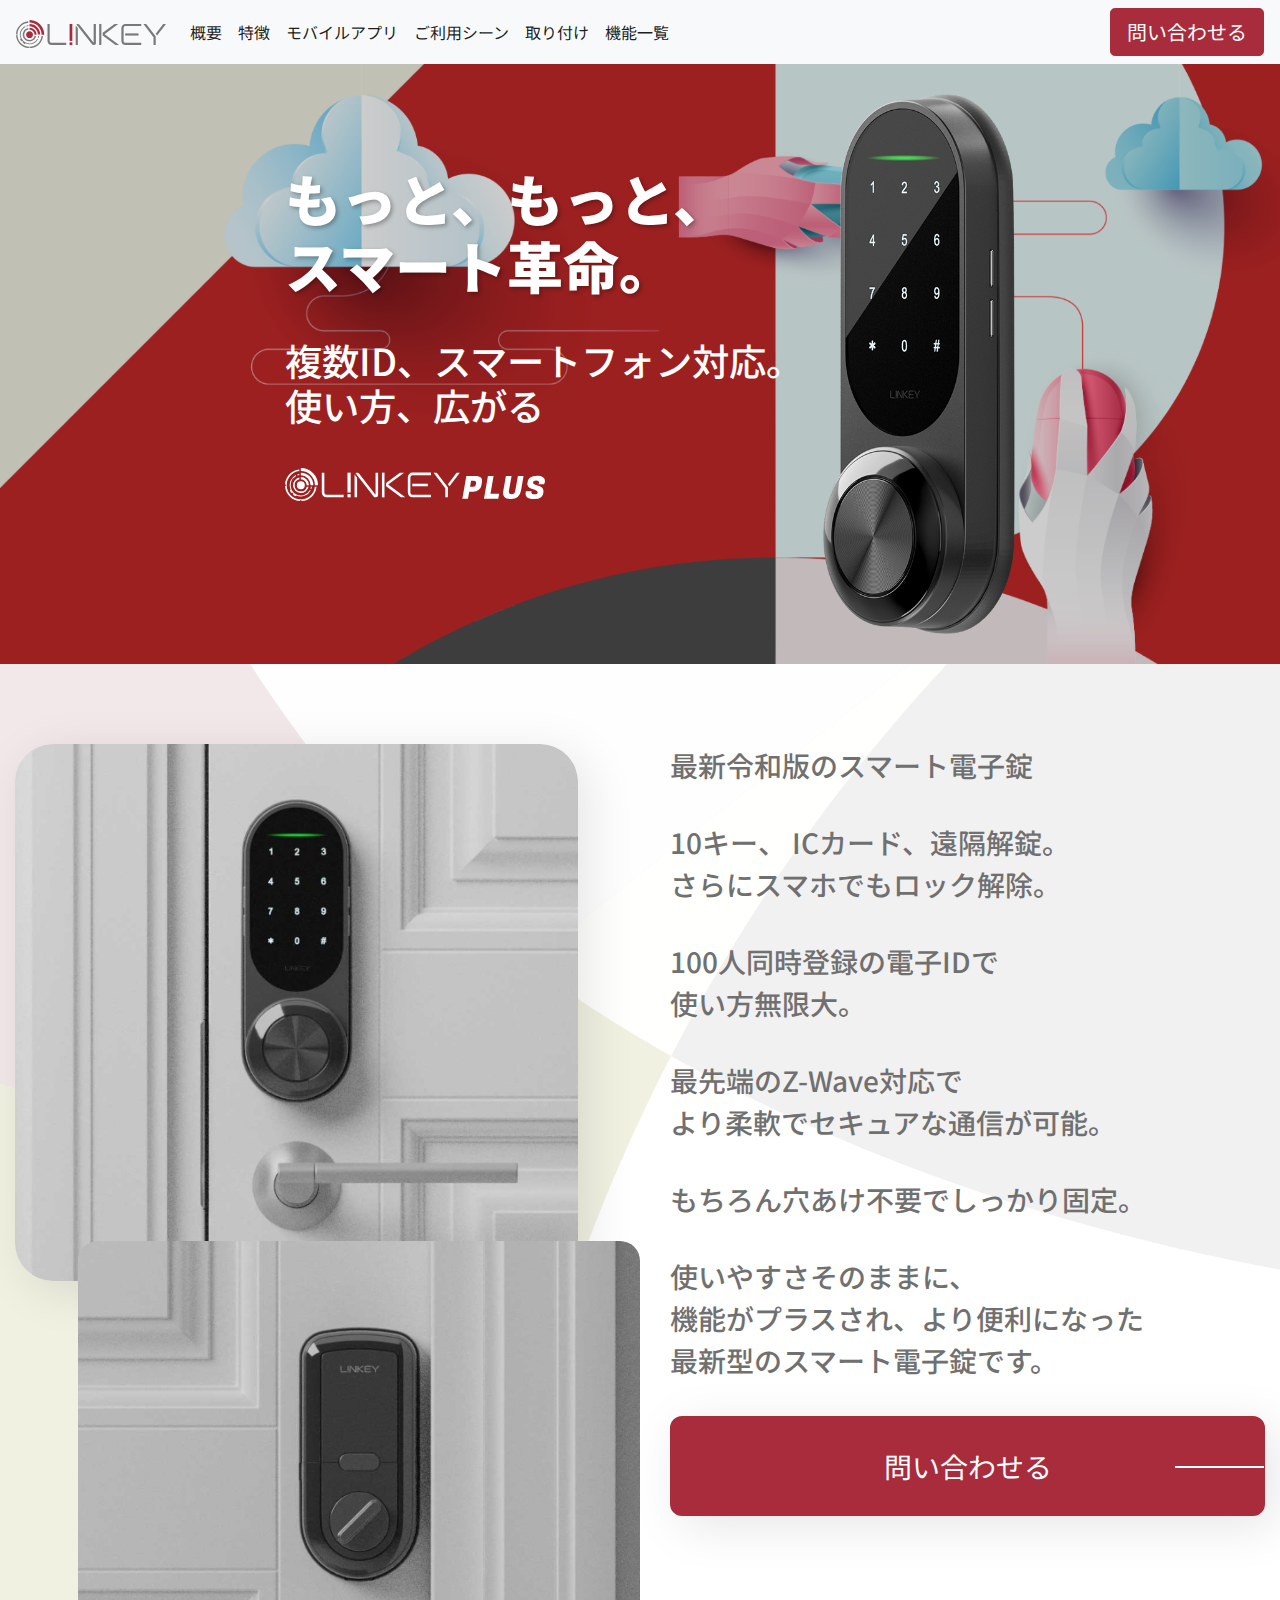
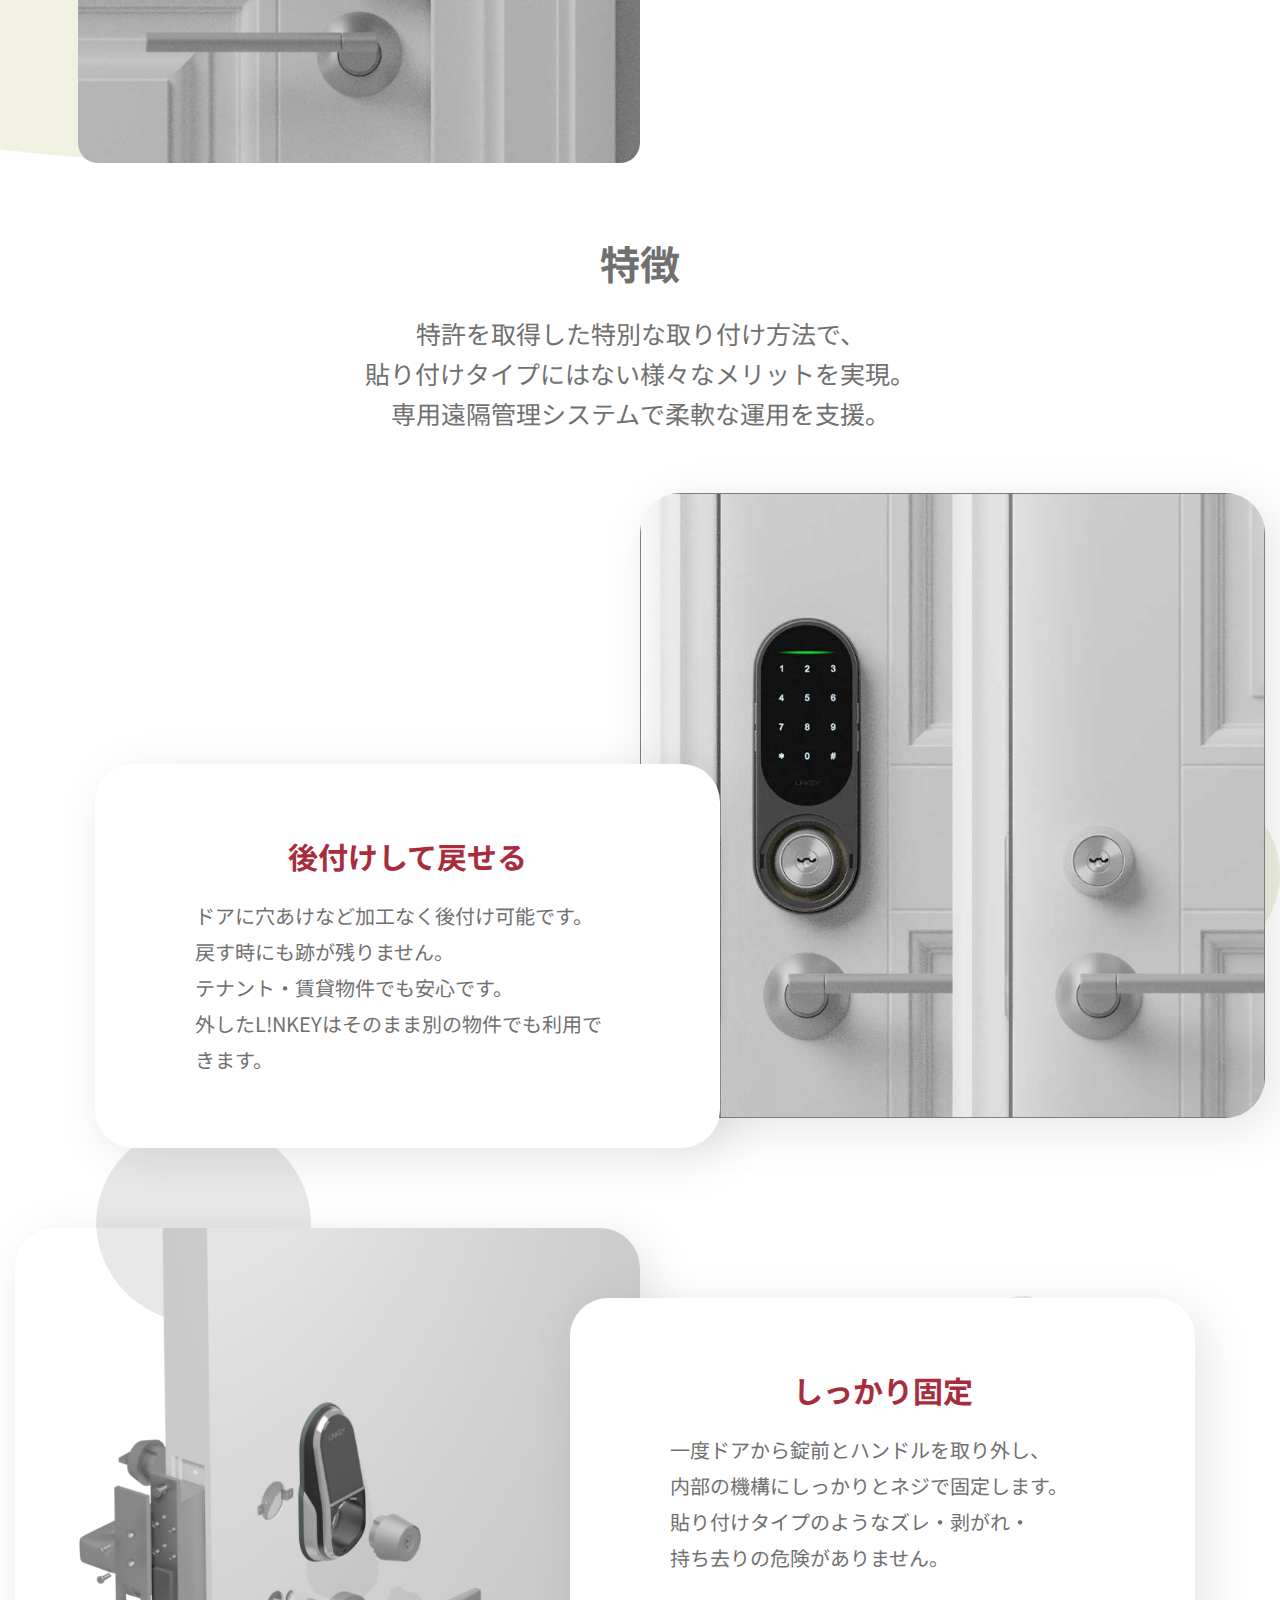
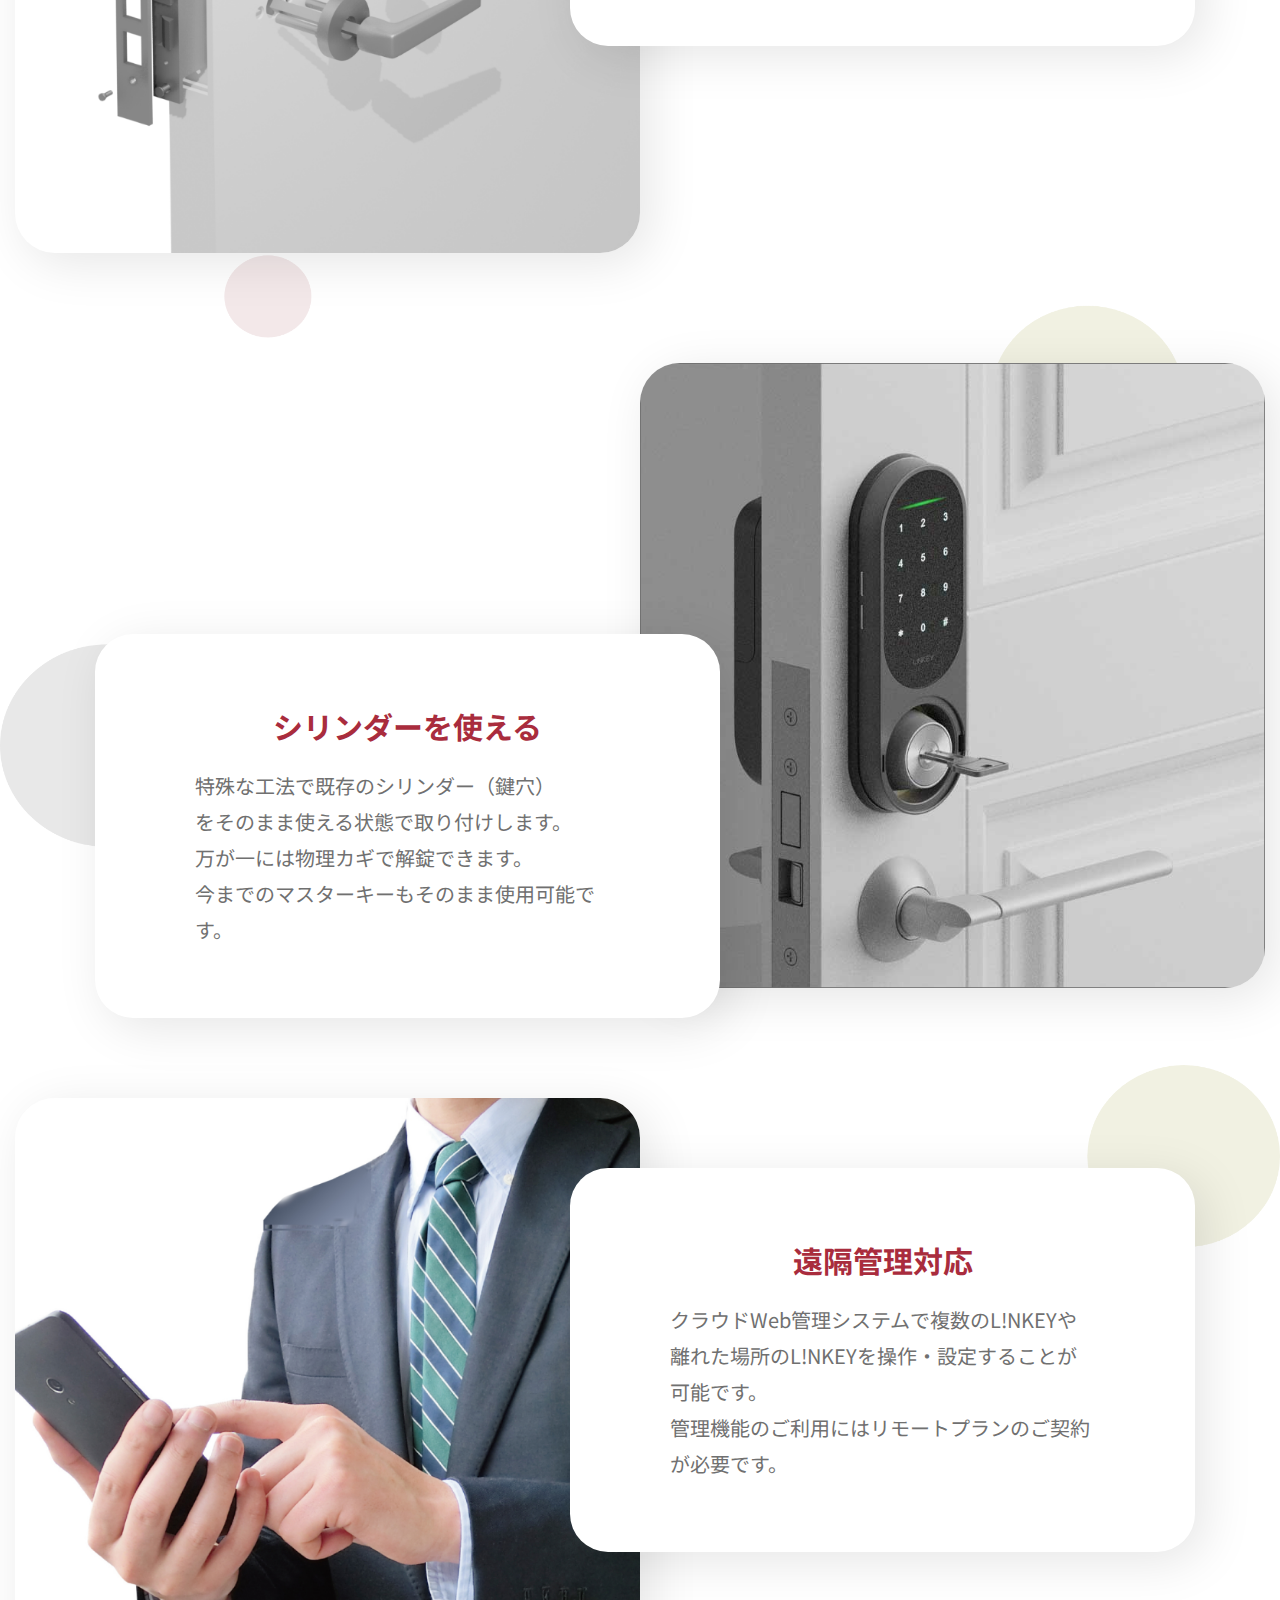
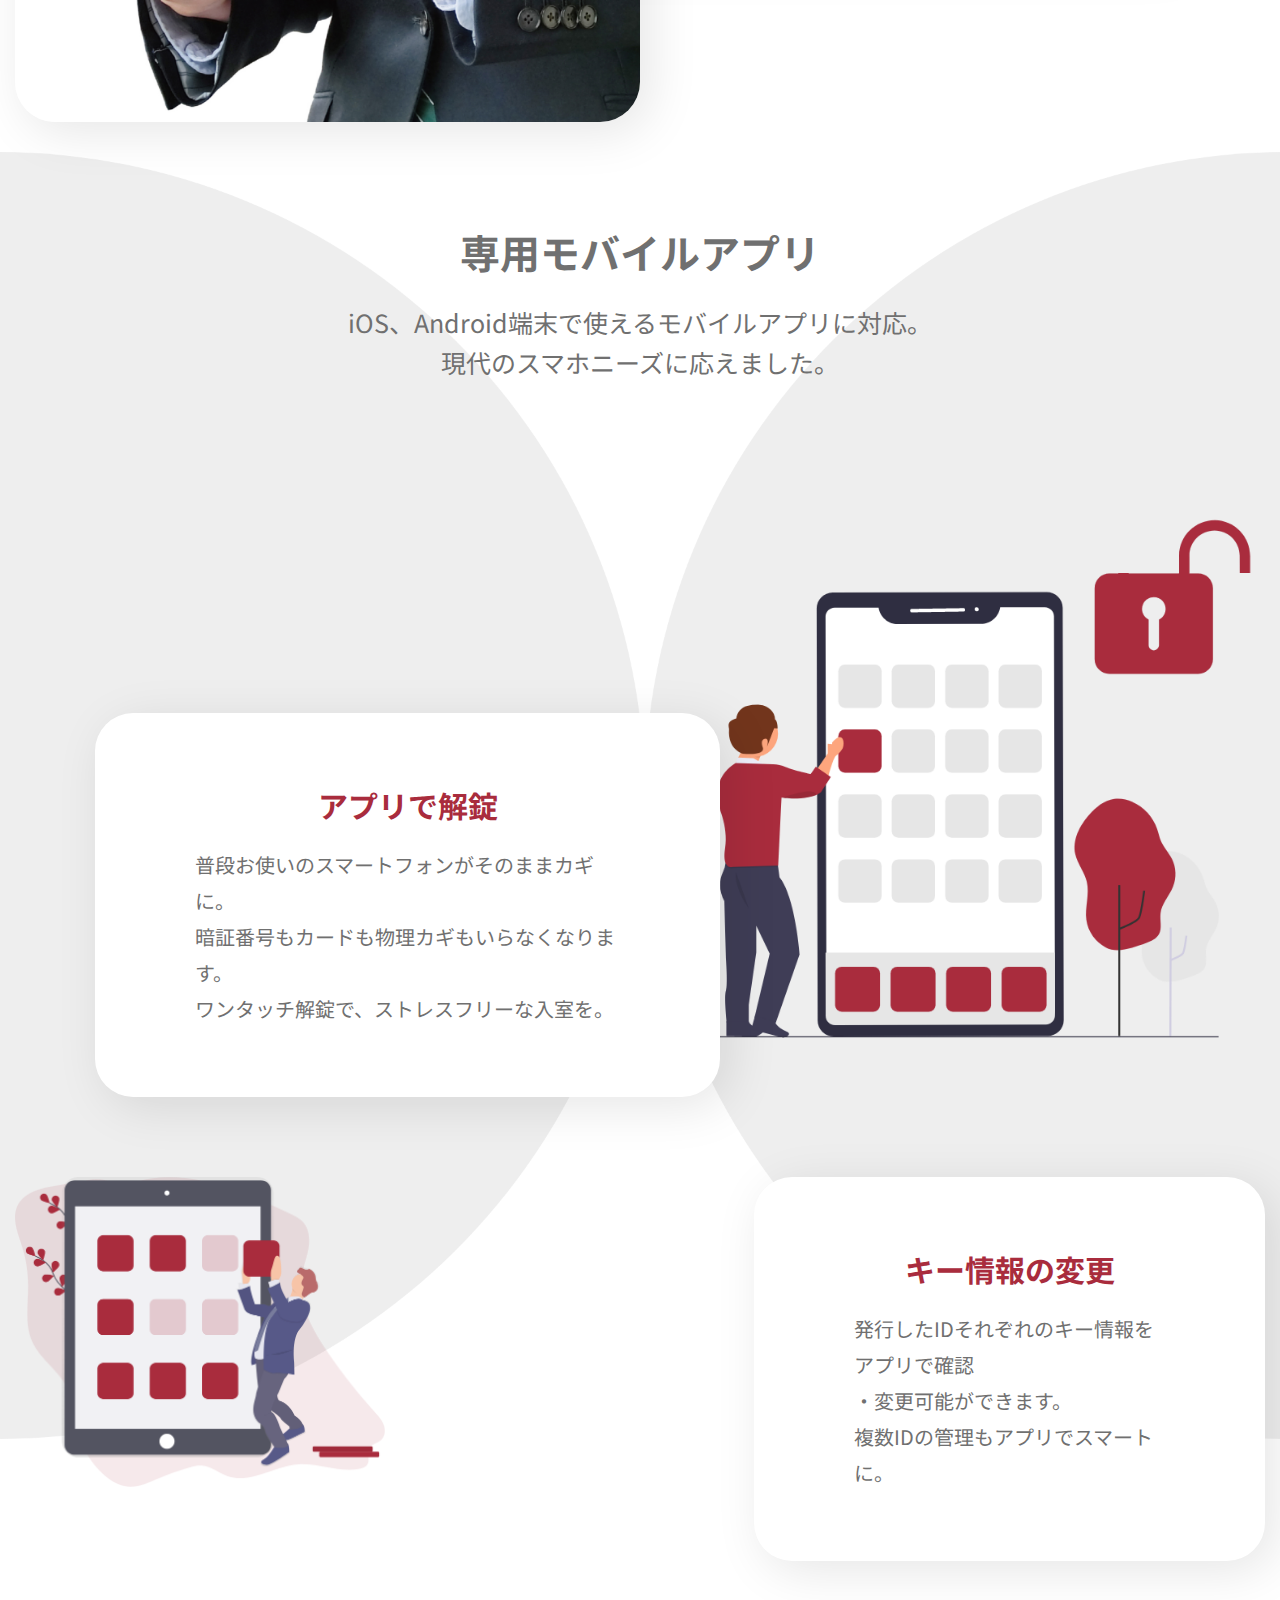
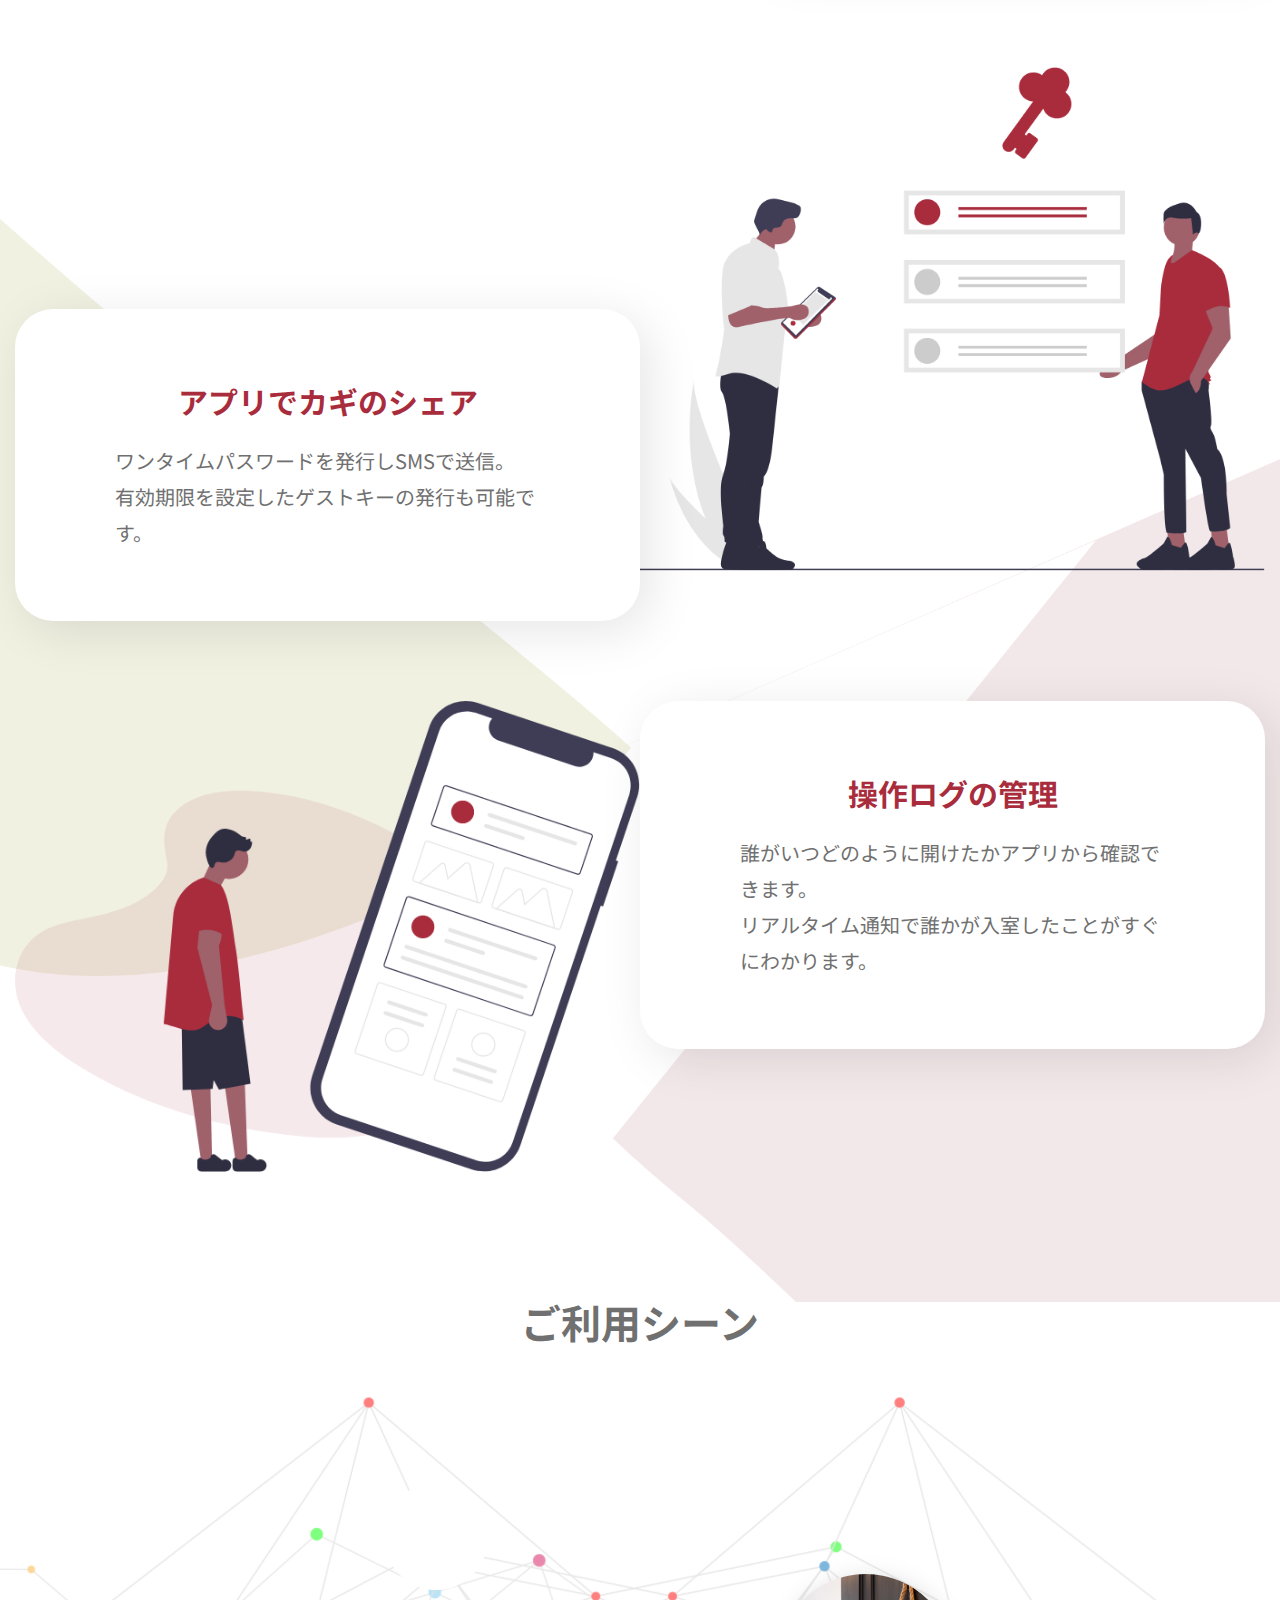
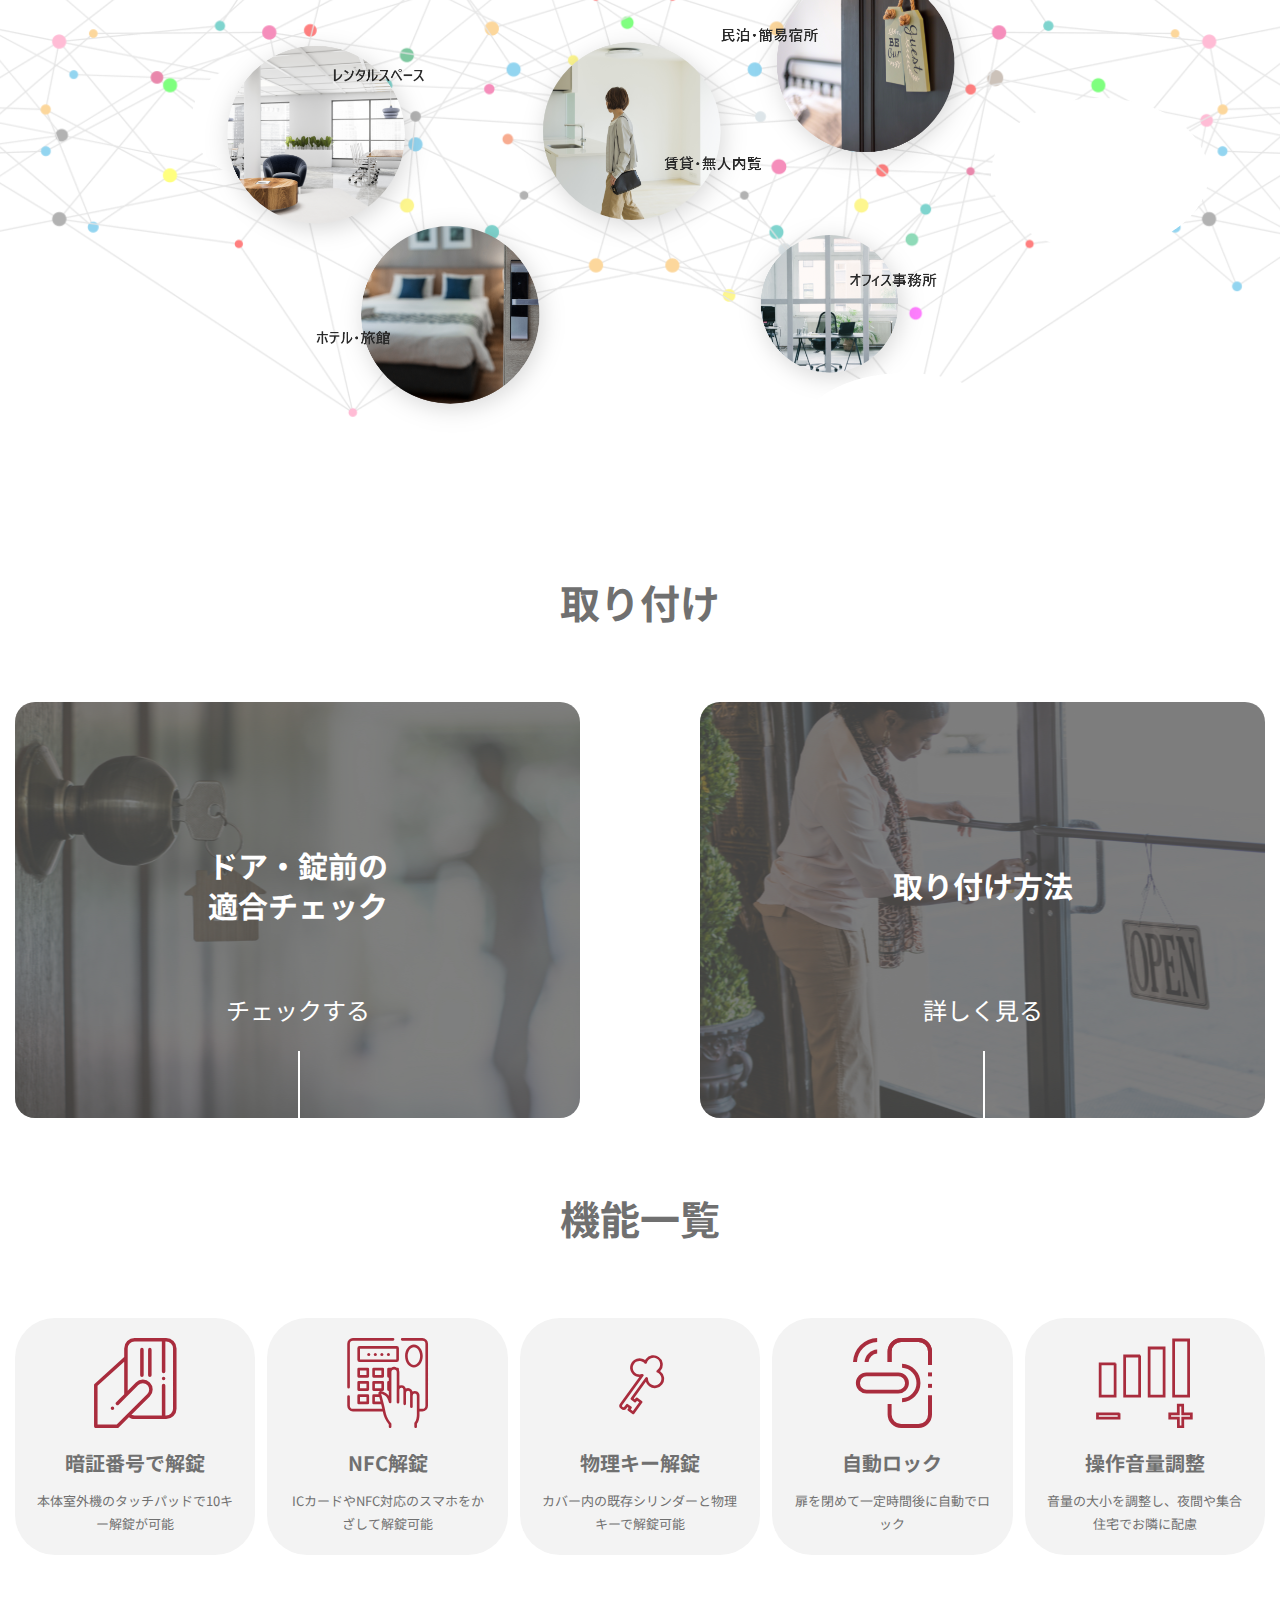
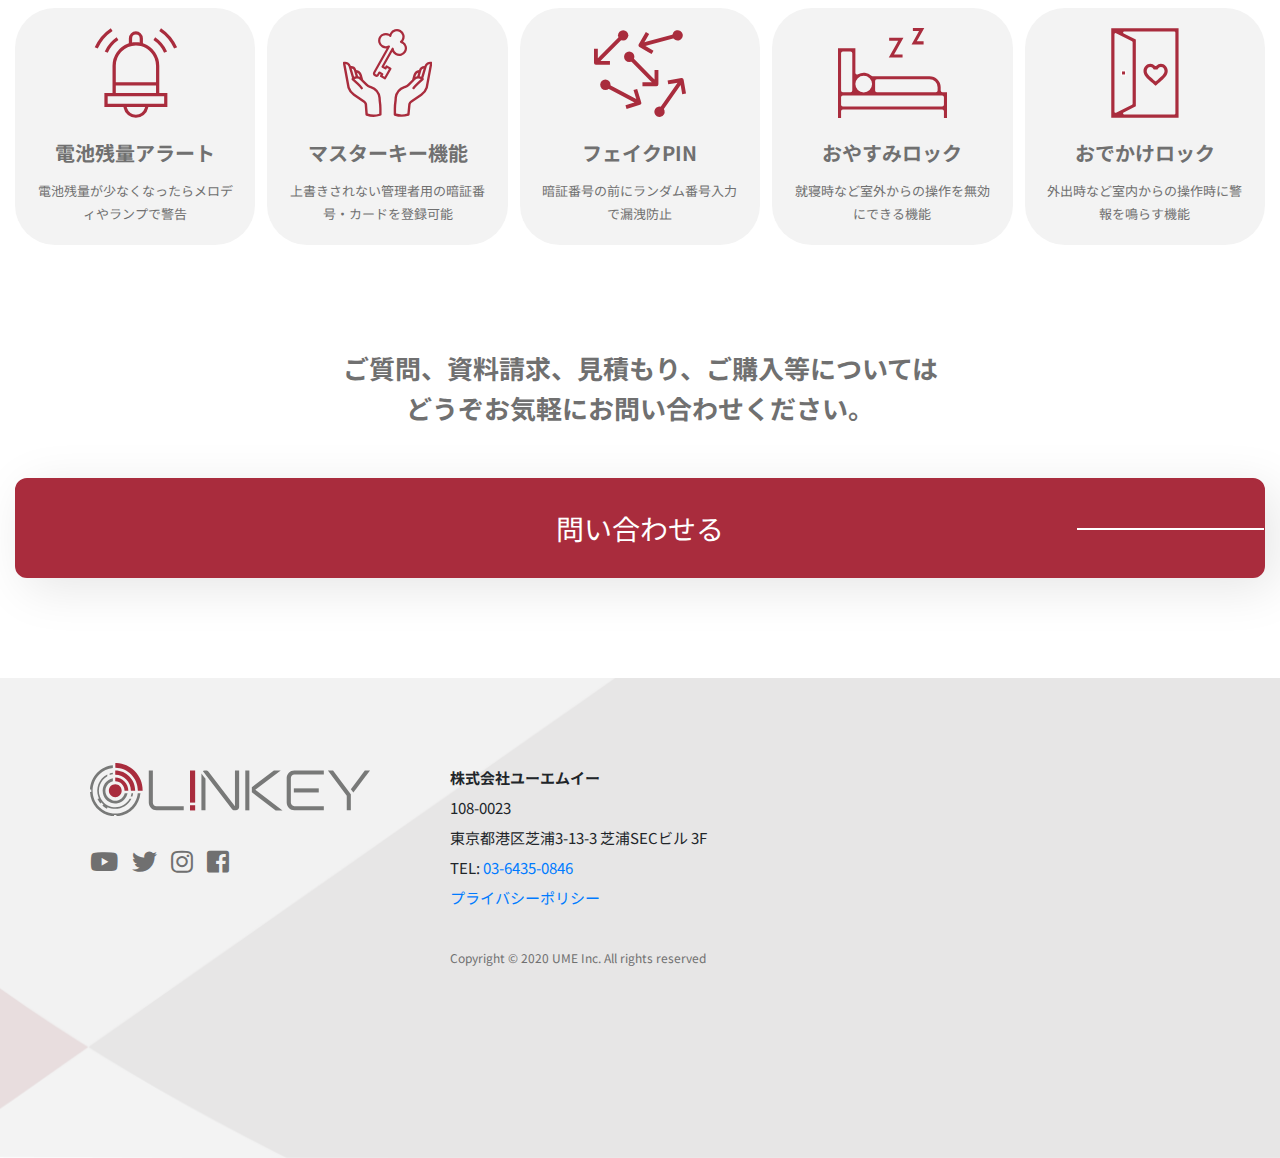
<file: public_html/linkey_plus/index.html>
<!doctype html>
<html xmlns="http://www.w3.org/1999/xhtml" lang="ja" xml:lang="ja">
<head>
<meta charset="utf-8">
<meta name="viewport" content="width=device-width, initial-scale=1.0">
<meta name="description" content="最新型の施設リモート管理向け電子錠L!NKEY Plusの製品紹介ページです。L!NKEY Plusについての概要や特徴、管理機能、専用モバイルアプリ、取り付け方法やドア・錠前の適合診断について紹介しています。ご購入や資料請求の問い合わせもこちらのWebサイトから受け付けています。">
<meta name="author" content="Daisuke Kurihara">
<link rel="canonical" href="https://linkey-lock.com"/>
<title>L!NKEY Plus｜公式製品ページ</title>
<!-- Google Tag Manager -->
<script>(function(w,d,s,l,i){w[l]=w[l]||[];w[l].push({'gtm.start':
    new Date().getTime(),event:'gtm.js'});var f=d.getElementsByTagName(s)[0],
    j=d.createElement(s),dl=l!='dataLayer'?'&l='+l:'';j.async=true;j.src=
    'https://www.googletagmanager.com/gtm.js?id='+i+dl;f.parentNode.insertBefore(j,f);
    })(window,document,'script','dataLayer','GTM-PCQZ8JT');</script>
    <!-- End Google Tag Manager -->
    
<!-- Bootstrap -->
<link href="https://fonts.googleapis.com/css2?family=Noto+Sans+JP:wght@100;300;400;500;700;900&display=swap" rel="stylesheet">
<link href="https://fonts.googleapis.com/css2?family=Roboto:wght@100;300;400;500;700;900&display=swap" rel="stylesheet">
<link href="css/bootstrap.min.css" rel="stylesheet">
<link href="css/fonts.css" rel="stylesheet" type="text/css">
<link href="css/fontawesome.min.css" rel="stylesheet" type="text/css">
<link href="css/stylesheet.css" rel="stylesheet" type="text/css">
<link href="css/responsive.css" rel="stylesheet" type="text/css">
<!-- HTML5 shim and Respond.js for IE8 support of HTML5 elements and media queries -->
<!-- WARNING: Respond.js doesn't work if you view the page via file:// -->
<!--[if lt IE 9]>
  <script src="https://oss.maxcdn.com/html5shiv/3.7.3/html5shiv.min.js"></script>
  <script src="https://oss.maxcdn.com/respond/1.4.2/respond.min.js"></script>
<![endif]-->
</head>

<body class="">
    <!-- Google Tag Manager (noscript) -->
    <noscript><iframe src="https://www.googletagmanager.com/ns.html?id=GTM-PCQZ8JT"
    height="0" width="0" style="display:none;visibility:hidden"></iframe></noscript>
    <!-- End Google Tag Manager (noscript) -->
    
<div class="wrapper">
<!-- HEADER_START -->
    <nav class="navbar fixed-top smart-scroll navbar-expand-lg navbar-light bg-light justify-content-between">
    <a class="navbar-brand mybtn_top" href="#"><img src="images/logo.svg" alt="linkey logo" width="150"/></a>
    
    
    <div class="collapse navbar-collapse" id="navbarNav">
      <ul class="navbar-nav">
        <li class="nav-item active">
          <a class="nav-link" href="#my_overview" id="mybtn_overview">概要 <span class="sr-only">(current)</span></a>
        </li>
        <li class="nav-item active">
          <a class="nav-link" href="#my_chara" id="mybtn_chara">特徴</a>
        </li>
        <li class="nav-item active">
          <a class="nav-link" href="#my_app" id="mybtn_app">モバイルアプリ</a>
        </li>
        <li class="nav-item active">
          <a class="nav-link" href="#my_scenes" id="mybtn_scenes">ご利用シーン</a>
        </li>
        <li class="nav-item active">
            <a class="nav-link" href="#my_install" id="mybtn_install">取り付け</a>
        </li>
        <li class="nav-item active">
            <a class="nav-link" href="#my_features" id="mybtn_features">機能一覧</a>
        </li>
      </ul>
    </div>
    <div class ="d-flex flex-row-reverse">
        <button class="navbar-toggler" type="button" data-toggle="collapse" data-target="#navbarNav" aria-controls="navbarNav" aria-expanded="false" aria-label="Toggle navigation">
            <span class="navbar-toggler-icon"></span>
        </button>
        <form class="form-inline" >
            <a class="btn btn-lg btn-primary" href="inquiry/index.html" >問い合わせる</a>
        </form>
    </div>
    
    </nav>
  
<!-- HEADER_END -->
<!-- CONTAIN_START -->
	<section id="contain">
        <div class="my_jumbo container-fluid">
            <div class = "row justify-content-center my_jumbo_overlay">
                <div class="cl-4">
                    <h1 class="display-4 my_font_title">もっと、もっと、<br>スマート革命。</h1>
                    <p class="display-4 my_font_sub">複数ID、スマートフォン対応。<br>使い方、広がる</p>
                    <img src="images/logo_linkeyplus.svg" alt="" class ="linkeypluslogo"/>
                </div>
                <div class="cl-4">
                    <img src="images/L+outbody_only_huge_trimmed_web_3.png" alt="" id="banner_linkey" />
                </div>
            </div>
        </div>
        
        <div class="linkey-pro-block-lp" id="my_overview">
            <div class="container container-1700">
                <div class="row">
                    <div class="col-lg-12 col-md-12 col-sm-12 col-xs-12 linkey-pro-block-in-lp">
                        <div class="linkey-pro-left-lp">
                        	<div class="linkey-pro-img1-hp">
                            	<a href="#"><img src="images/linkey_pro_1.png" alt="" /></a>
                            </div>
                            <div class="linkey-pro-img2-hp">
                            	<a href="#"><img src="images/linkey_pro_2.png" alt="" /></a>
                            </div>
                        </div>
                        <div class="linkey-pro-right-lp">
                        	<p>
                            	最新令和版のスマート電子錠
                            </p>
                            <p>
                            	10キー、 ICカード、遠隔解錠。<br>
                                さらにスマホでもロック解除。
                            </p>
                            <p>
                            	100人同時登録の電子IDで<br>
                                使い方無限大。
                            </p>
                            <p>
                            	最先端のZ-Wave対応で<br>
                                より柔軟でセキュアな通信が可能。
                            </p>
                            <p>
                                もちろん穴あけ不要でしっかり固定。
                            </p>
                            <p>
                                使いやすさそのままに、<br>
                                機能がプラスされ、より便利になった<br>
                                最新型のスマート電子錠です。
                            </p>
                            
                             <div class="inquire-btn-lp">
                            	<a href="inquiry/index.html" class="common-btn-hp">問い合わせる</a>
                            </div>
                        </div>
                        <div class="clearfix"></div>
                    </div>
                </div>
                <!-- <div class="row justify-content-center">
                    <div class ="cl">
                        <a class="btn btn-lg btn-primary btn-block" href="inquiry/index.html" type="button">問い合わせる</a>
                    </div>
                </div> -->
            </div>
        </div>
        
        <div class="characteristic-block-lp" id="my_chara">
            <div class="container container-1700">
                <div class="row">
                    <div class="col-lg-12 col-md-12 col-sm-12 col-xs-12 characteristic-block-in-lp">
                        <div class="common-title-lp">
                        	<h2>特徴</h2>
                            <p>
                                特許を取得した特別な取り付け方法で、<br>
                                貼り付けタイプにはない様々なメリットを実現。<br>
                                専用遠隔管理システムで柔軟な運用を支援。
                            </p>
                        </div>
                        <div class="characteristic-middle-lp">
                        	<div class="characteristic-box-lp characteristic-reverse-box-lp">
                            	<div class="chara-box-left-lp"><a href="#"><img src="images/char_box1.png" alt="" /></a></div>
                                <div class="chara-box-right-lp">
                                	<div class="chara-box-right-in-lp">
                                    	<div class="chara-box-right-title-lp">後付けして戻せる</div>
                                        <div class="chara-box-right-desc-lp">
                                            <p>ドアに穴あけなど加工なく後付け可能です。</p>
                                            <p>戻す時にも跡が残りません。</p>
                                            <p>テナント・賃貸物件でも安心です。</p>
                                            <p>外したL!NKEYはそのまま別の物件でも利用できます。</p>
                                        </div>
                                    </div>
                                </div>
                                <div class="clearfix"></div>
                            </div>
                            <div class="characteristic-box-lp">
                            	<div class="chara-box-left-lp"><a href="#"><img src="images/char_box2.png" alt="" /></a></div>
                                <div class="chara-box-right-lp">
                                	<div class="chara-box-right-in-lp">
                                    	<div class="chara-box-right-title-lp">しっかり固定</div>
                                        <div class="chara-box-right-desc-lp">
                                            <p>一度ドアから錠前とハンドルを取り外し、</p>
                                            <p>内部の機構にしっかりとネジで固定します。</p>
                                            <p>貼り付けタイプのようなズレ・剥がれ・</p>
                                            <p>持ち去りの危険がありません。</p>
                                        </div>
                                    </div>
                                </div>
                                <div class="clearfix"></div>
                            </div>
                            <div class="characteristic-box-lp characteristic-reverse-box-lp">
                            	<div class="chara-box-left-lp"><a href="#"><img src="images/char_box3.png" alt="" /></a></div>
                                <div class="chara-box-right-lp">
                                	<div class="chara-box-right-in-lp">
                                    	<div class="chara-box-right-title-lp">シリンダーを使える</div>
                                        <div class="chara-box-right-desc-lp">
                                            <p>特殊な工法で既存のシリンダー（鍵穴）</p>
                                            <p>をそのまま使える状態で取り付けします。</p>
                                            <p>万が一には物理カギで解錠できます。</p>
                                            <p>今までのマスターキーもそのまま使用可能です。</p>
                                        </div>
                                    </div>
                                </div>
                                <div class="clearfix"></div>
                            </div>
                            <div class="characteristic-box-lp">
                            	<div class="chara-box-left-lp"><a href="#"><img src="images/char_box4.png" alt="" /></a></div>
                                <div class="chara-box-right-lp">
                                	<div class="chara-box-right-in-lp">
                                    	<div class="chara-box-right-title-lp">遠隔管理対応</div>
                                        <div class="chara-box-right-desc-lp">
                                            <p>クラウドWeb管理システムで複数のL!NKEYや</p>
                                            <p>離れた場所のL!NKEYを操作・設定することが</p>
                                            <p>可能です。</p>
                                            <p>管理機能のご利用にはリモートプランのご契約が必要です。</p>
                                        </div>
                                    </div>
                                </div>
                                <div class="clearfix"></div>
                            </div>
                        </div>
                        <div class="clearfix"></div>
                    </div>
                </div>
            </div>
            <div class="clearfix"></div>
        </div>
        
        <div class="management-block-lp" id="my_app">
            <div class="container container-1700">
                <div class="row">
                    <div class="col-lg-12 col-md-12 col-sm-12 col-xs-12 management-block-in-lp">
                        <div class="common-title-lp">
                        	<h2>専用モバイルアプリ</h2>
                            <p>
                                iOS、Android端末で使えるモバイルアプリに対応。<br>
                                現代のスマホニーズに応えました。
                            </p>
                        </div>
                        <div class="management-middle-lp">
                        	<div class="characteristic-box-lp characteristic-reverse-box-lp">
                            	<div class="management-box-left-lp management-box-1-left-lp"><a href="#"><img src="images/manage_box1.png" alt="" /></a></div>
                                <div class="management-box-right-lp">
                                	<div class="chara-box-right-in-lp management-box-1-lp">
                                    	<div class="chara-box-right-title-lp">アプリで解錠</div>
                                        <div class="chara-box-right-desc-lp">
                                            <p>普段お使いのスマートフォンがそのままカギに。</p>
                                            <p>暗証番号もカードも物理カギもいらなくなります。</p>
                                            <p>ワンタッチ解錠で、ストレスフリーな入室を。</p>
                                        </div>
                                    </div>
                                </div>
                                <div class="clearfix"></div>
                            </div>
                            <div class="characteristic-box-lp management-box-2-main-lp">
                            	<div class="management-box-left-lp"><a href="#"><img src="images/manage_box2.png" alt="" /></a></div>
                                <div class="management-box-right-lp"></div>
                                	<div class="chara-box-right-in-lp management-box-2-lp">
                                    	<div class="chara-box-right-title-lp">キー情報の変更</div>
                                        <div class="chara-box-right-desc-lp">
                                            <p>発行したIDそれぞれのキー情報をアプリで確認<br>
                                                ・変更可能ができます。
                                            </p>
											<p>複数IDの管理もアプリでスマートに。</p>
                                        </div>
                                    </div>
                                </div>
                                <div class="clearfix"></div>
                        </div>
                            <div class="characteristic-box-lp characteristic-reverse-box-lp management-box-3-main-lp">
                            	<div class="management-box-left-lp management-box-3-left-lp"><a href="#"><img src="images/manage_box3.png" alt="" /></a></div>
                                <div class="management-box-right-lp">
                                	<div class="chara-box-right-in-lp management-box-2-lp">
                                    	<div class="chara-box-right-title-lp">アプリでカギのシェア</div>
                                        <div class="chara-box-right-desc-lp">
                                            <p>ワンタイムパスワードを発行しSMSで送信。</p>
                                            <p>有効期限を設定したゲストキーの発行も可能です。</p>
                                        </div>
                                    </div>
                                </div>
                                <div class="clearfix"></div>
                            </div>
                            <div class="characteristic-box-lp management-box-4-main-lp">
                            	<div class="management-box-left-lp management-box-left-4-lp"><a href="#"><img src="images/manage_box4.png" alt="" /></a></div>
                                <div class="management-box-right-lp">
                                	<div class="chara-box-right-in-lp management-box-2-lp">
                                    	<div class="chara-box-right-title-lp">操作ログの管理</div>
                                        <div class="chara-box-right-desc-lp">
                                            <p>誰がいつどのように開けたかアプリから確認できます。</p>
											<p>リアルタイム通知で誰かが入室したことがすぐにわかります。</p>
                                        </div>
                                    </div>
                                </div>
                                <div class="clearfix"></div>
                            </div>
                            <div class="clearfix"></div>
                    </div>
                    <div class="clearfix"></div>
                </div>
            </div>
        </div>
        <div class="clearfix"></div>
        <!-- </div> -->
        
        <div class="usage-block-lp" style="background:url(images/usage_back.png) no-repeat center center;" id="my_scenes">
            <div class="container container-1700">
                <div class="row">
                    <div class="col-lg-12 col-md-12 col-sm-12 col-xs-12 usage-block-in-lp">
                        <div class="common-title-lp usage-title-lp">
                        	<h2>ご利用シーン</h2>
                        </div>
                        <div class="clearfix"></div>
                    </div>
                </div>
            </div>
            <div class="clearfix"></div>
        </div>
        
        <div class="attachment-block-lp" id="my_install">
            <div class="container container-1350">
                <div class="row">
                    <div class="col-lg-12 col-md-12 col-sm-12 col-xs-12 attachment-block-in-lp">
                        <div class="common-title-lp">
                        	<h2>取り付け</h2>
                        </div>
                        <div class="attachment-middle-lp">
                        	<div class="attachment-box-lp" style="background:#555555 url(images/check_compatibility.jpg) no-repeat center center; background-size:cover;">
                            	<div class="attachment-box-overlay-lp">
                                	<div class="attachment-text-lp">ドア・錠前の<br>適合チェック</div>
                                    <div class="attachment-btn-lp"><a href="https://linkeyhelp.zendesk.com/hc/ja/sections/360010936891-%E3%83%89%E3%82%A2-%E9%8C%A0%E5%89%8D%E3%81%AE%E9%81%A9%E5%90%88%E5%8F%AF%E5%90%A6">チェックする</a></div>
                                </div>
                            </div>
                            <div class="attachment-box-lp" style="background:#555555 url(images/howtoinstall.jpg) no-repeat center center; background-size:cover;">
                            	<div class="attachment-box-overlay-lp">
                                	<div class="attachment-text-lp">取り付け方法</div>
                                    <div class="attachment-btn-lp"><a href="https://linkeyhelp.zendesk.com/hc/ja/sections/360010936871-%E5%8F%96%E3%82%8A%E4%BB%98%E3%81%91%E6%96%B9%E6%B3%95">詳しく見る</a></div>
                                </div>
                            </div>
                        </div>
                        <div class="clearfix"></div>
                    </div>
                </div>
            </div>
            <div class="clearfix"></div>
        </div>
        
        <div class="attachment-block-lp" id="my_features">
            <div class="container container-1350">
                <div class="row">
                    <div class="col-lg-12 col-md-12 col-sm-12 col-xs-12 attachment-block-in-lp">
                        <div class="common-title-lp">
                        	<h2>機能一覧</h2>
                        </div>
                        <div class="functions-middle-lp">
                        	<div class="functions-box-lp">
                            	<div class="functions-img-lp"><img src="images/functions_img1.svg" alt="" /></div>
                                <div class="functions-name-lp">暗証番号で解錠</div>
                                <div class="functions-desc-lp">本体室外機のタッチパッドで10キー解錠が可能</div>
                            </div>
                            <div class="functions-box-lp">
                            	<div class="functions-img-lp"><img src="images/functions_img2.svg" alt="" /></div>
                                <div class="functions-name-lp">NFC解錠</div>
                                <div class="functions-desc-lp">ICカードやNFC対応のスマホをかざして解錠可能</div>
                            </div>
                            <div class="functions-box-lp">
                            	<div class="functions-img-lp"><img src="images/functions_img3.svg" alt="" /></div>
                                <div class="functions-name-lp">物理キー解錠</div>
                                <div class="functions-desc-lp">カバー内の既存シリンダーと物理キーで解錠可能</div>
                            </div>
                            <div class="functions-box-lp">
                            	<div class="functions-img-lp"><img src="images/functions_img4.svg" alt="" /></div>
                                <div class="functions-name-lp">自動ロック</div>
                                <div class="functions-desc-lp">扉を閉めて一定時間後に自動でロック</div>
                            </div>
                            <div class="functions-box-lp">
                            	<div class="functions-img-lp"><img src="images/functions_img5.svg" alt="" /></div>
                                <div class="functions-name-lp">操作音量調整</div>
                                <div class="functions-desc-lp">音量の大小を調整し、夜間や集合住宅でお隣に配慮</div>
                            </div>
                            
                            <div class="functions-box-lp">
                            	<div class="functions-img-lp"><img src="images/functions_img6.svg" alt="" /></div>
                                <div class="functions-name-lp">電池残量アラート</div>
                                <div class="functions-desc-lp">電池残量が少なくなったらメロディやランプで警告</div>
                            </div>
                            <div class="functions-box-lp">
                            	<div class="functions-img-lp"><img src="images/functions_img7.svg" alt="" /></div>
                                <div class="functions-name-lp">マスターキー機能</div>
                                <div class="functions-desc-lp">上書きされない管理者用の暗証番号・カードを登録可能</div>
                            </div>
                            <div class="functions-box-lp">
                            	<div class="functions-img-lp"><img src="images/functions_img8.svg" alt="" /></div>
                                <div class="functions-name-lp">フェイクPIN</div>
                                <div class="functions-desc-lp">暗証番号の前にランダム番号入力で漏洩防止</div>
                            </div>
                            <div class="functions-box-lp">
                            	<div class="functions-img-lp"><img src="images/functions_img9.svg" alt="" /></div>
                                <div class="functions-name-lp">おやすみロック</div>
                                <div class="functions-desc-lp">就寝時など室外からの操作を無効にできる機能</div>
                            </div>
                            <div class="functions-box-lp">
                            	<div class="functions-img-lp"><img src="images/functions_img10.svg" alt="" /></div>
                                <div class="functions-name-lp">おでかけロック</div>
                                <div class="functions-desc-lp">外出時など室内からの操作時に警報を鳴らす機能</div>
                            </div>
                        </div>
                        <div class="clearfix"></div>
                    </div>
                </div>
            </div>
            <div class="clearfix"></div>
        </div>
        
        <div class="contact-block-lp">
            <div class="container container-1350">
                <div class="row">
                    <div class="col-lg-12 col-md-12 col-sm-12 col-xs-12 contact-block-in-lp">
                        <div class="contact-title-lp">
                        	ご質問、資料請求、見積もり、ご購入等については<br>
                        	どうぞお気軽にお問い合わせください。
                        </div>
                        <div class="contact-btn-main-lp">
                        	<a href="inquiry/index.html" class="common-btn-hp">問い合わせる</a>
                        </div>
                        <div class="clearfix"></div>
                    </div>
                </div>
                <!-- <div class="row justify-content-center">
                    <div class="cl">
                        <a class="btn btn-lg btn-primary" href="inquiry/index.html" type="button">問い合わせる</a>
                    </div>
                </div> -->
            </div>
            <div class="clearfix"></div>
        </div>
        <div class="clearfix"></div>
    </section>
<!-- CONTAIN_END -->
<!-- FOOTER_START -->
    <footer id="footer" class="sticky-bottom">
        <!-- <div class="back-to-top-hp">
            <a href="#mana_test" id="gototop"><img src="images/gototop.png" alt="" /></a>
        </div> -->
        <div class="container container-1750">
            <div class="row">
                <div class="col-lg-12 col-md-12 col-sm-12 col-xs-12 footer-inner-hp">
                    <div class="footer-left-hp">
                        <div class="footer-logo-hp"><a href="#"><img src="images/logo.svg" alt="" /></a></div>
                        <div class="footer-social-hp">
                            <ul>
                                <li><a href="https://www.youtube.com/channel/UCteV3gQYV5W0fV2gf0VnHmQ"><i class="fab fa-youtube"></i></a></li>
                                <li><a href="https://twitter.com/linkeysmartlock"><i class="fab fa-twitter"></i></a></li>
                                <li><a href="https://www.instagram.com/linkeysmartlock/"><i class="fab fa-instagram"></i></a></li>
                                <li><a href="https://www.facebook.com/%E3%82%B9%E3%83%9E%E3%83%BC%E3%83%88%E3%83%87%E3%82%B8%E3%82%BF%E3%83%AB%E3%83%AD%E3%83%83%E3%82%AF-Linkey-106714577882120"><i class="fab fa-facebook-square"></i></a></li>
                            </ul>
                        </div>
                    </div>
                    <div class="footer-right-hp">
                        <div class="footer-links-hp">
                            <address>
                                <strong>株式会社ユーエムイー</strong>
                                <br>
                                108-0023
                                <br>
                                東京都港区芝浦3-13-3 芝浦SECビル 3F
                                <br>
                                TEL: <a href="tel:0364350846">03-6435-0846</a><br>
                                <a href="https://www.ume-hikari.net/company/privacy.php">プライバシーポリシー</a>
                            </address>
                        </div>
                        <div class="copyright-hp">Copyright © 2020 UME Inc. All rights reserved</div>
                    </div>
                </div>
            </div>
        </div>
        <div class="clearfix"></div>
    </footer>
<!-- FOOTER_END -->
</div><!-- wrapper end -->
<!-- jQuery (necessary for Bootstrap's JavaScript plugins) -->
<script src="https://cdnjs.cloudflare.com/ajax/libs/jquery/3.2.1/jquery.min.js"></script>
<!-- Include all compiled plugins (below), or include individual files as needed -->
<script src="js/bootstrap.min.js"></script>
<script src="js/custom.js"></script>
<!-- <script src="js/test.js"></script> -->
<script src="https://oss.maxcdn.com/html5shiv/3.7.2/html5shiv.min.js"></script>
<!-- Start of HubSpot Embed Code -->
<script type="text/javascript" id="hs-script-loader" async defer src="//js.hs-scripts.com/7080066.js"></script>
<!-- End of HubSpot Embed Code -->
</body>
</html>
</file>
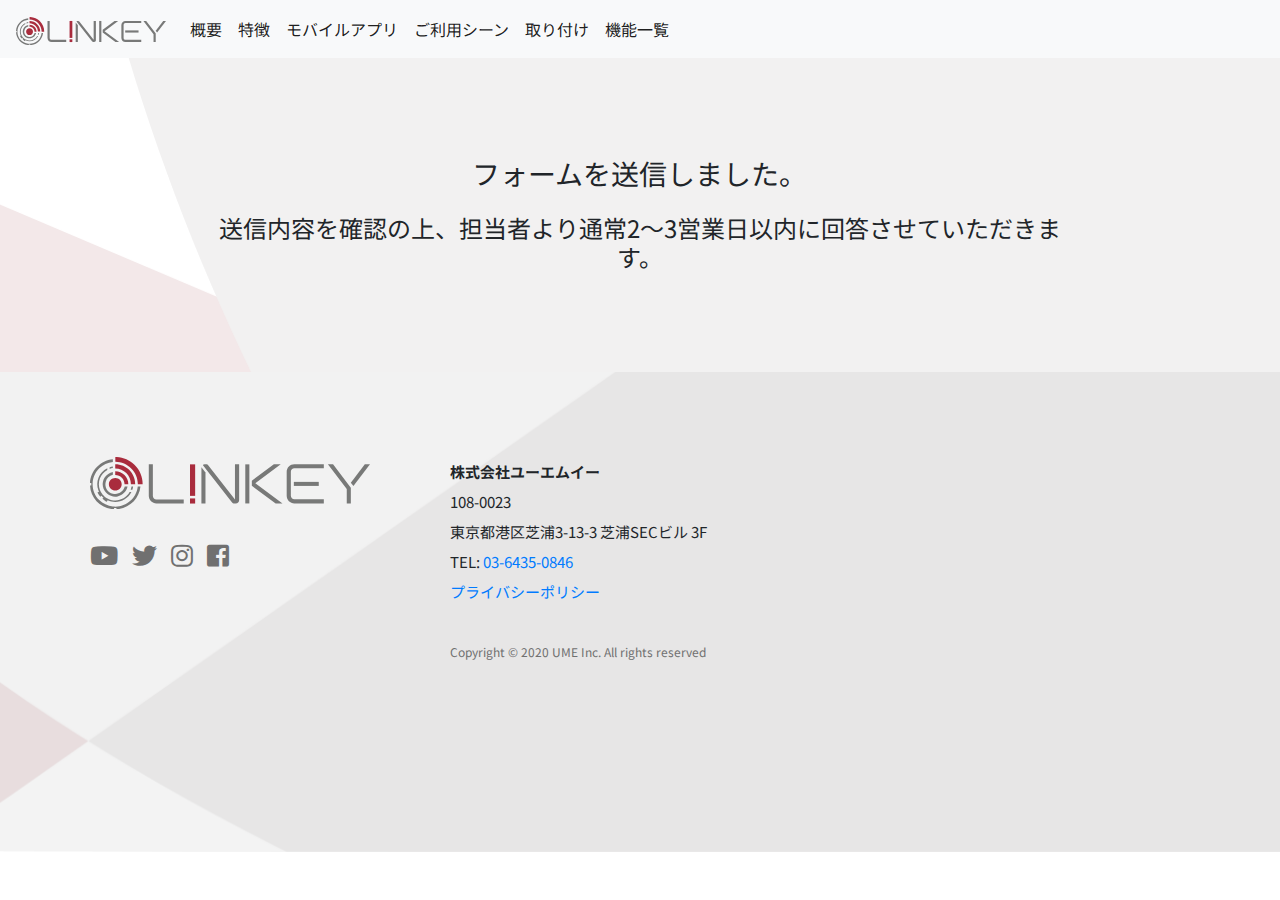
<file: public_html/linkey_plus/inquiry/thankyou/index.html>
<!doctype html>
<html xmlns="http://www.w3.org/1999/xhtml" lang="ja" xml:lang="ja">
<head>
    <meta charset="utf-8">
    <meta name="viewport" content="width=device-width, initial-scale=1.0">
    <meta name="description" content="">
    <meta name="author" content="">
    <link rel="canonical" href="https://linkey-lock.com/inquiry/thankyou"/>
    <meta name="robots" content="noindex">
    <title>L!NKEY Plus｜お問い合わせありがとうございました。</title>
    <!-- Google Tag Manager -->
    <script>(function(w,d,s,l,i){w[l]=w[l]||[];w[l].push({'gtm.start':
    new Date().getTime(),event:'gtm.js'});var f=d.getElementsByTagName(s)[0],
    j=d.createElement(s),dl=l!='dataLayer'?'&l='+l:'';j.async=true;j.src=
    'https://www.googletagmanager.com/gtm.js?id='+i+dl;f.parentNode.insertBefore(j,f);
    })(window,document,'script','dataLayer','GTM-PCQZ8JT');</script>
    <!-- End Google Tag Manager -->
    
    <!-- Bootstrap -->
    <link href="https://fonts.googleapis.com/css2?family=Noto+Sans+JP:wght@100;300;400;500;700;900&display=swap" rel="stylesheet">
    <link href="https://fonts.googleapis.com/css2?family=Roboto:wght@100;300;400;500;700;900&display=swap" rel="stylesheet">
    <link href="../../css/bootstrap.min.css" rel="stylesheet">
    <link href="../../css/fonts.css" rel="stylesheet" type="text/css">
    <link href="../../css/fontawesome.min.css" rel="stylesheet" type="text/css">
    <link href="../../css/stylesheet.css" rel="stylesheet" type="text/css">
    <link href="../../css/responsive.css" rel="stylesheet" type="text/css">
    <!-- HTML5 shim and Respond.js for IE8 support of HTML5 elements and media queries -->
    <!-- WARNING: Respond.js doesn't work if you view the page via file:// -->
    <!--[if lt IE 9]>
    <script src="https://oss.maxcdn.com/html5shiv/3.7.3/html5shiv.min.js"></script>
    <script src="https://oss.maxcdn.com/respond/1.4.2/respond.min.js"></script>
    <![endif]-->
</head>
<body>
    <!-- Google Tag Manager (noscript) -->
    <noscript><iframe src="https://www.googletagmanager.com/ns.html?id=GTM-PCQZ8JT"
    height="0" width="0" style="display:none;visibility:hidden"></iframe></noscript>
    <!-- End Google Tag Manager (noscript) -->
    
    <!-- Header Start -->
        <nav class="navbar fixed-top smart-scroll navbar-expand-lg navbar-light bg-light justify-content-between">
            <a class="navbar-brand" href="../../index.html"><img src="../../images/logo.svg" alt="linkey logo" width="150"/></a>
            
            
            <div class="collapse navbar-collapse" id="navbarNav">
            <ul class="navbar-nav">
                <li class="nav-item active">
                <a class="nav-link" href="../../index.html#my_overview">概要 <span class="sr-only">(current)</span></a>
                </li>
                <li class="nav-item active">
                <a class="nav-link" href="../../index.html#my_chara" >特徴</a>
                </li>
                <li class="nav-item active">
                <a class="nav-link" href="../../index.html#my_app" >モバイルアプリ</a>
                </li>
                <li class="nav-item active">
                <a class="nav-link" href="../../index.html#my_scenes" >ご利用シーン</a>
                </li>
                <li class="nav-item active">
                    <a class="nav-link" href="../../index.html#my_install" >取り付け</a>
                </li>
                <li class="nav-item active">
                    <a class="nav-link" href="../../index.html#my_features">機能一覧</a>
                </li>
            </ul>
            </div>
            <div class ="d-flex flex-row-reverse">
                <button class="navbar-toggler" type="button" data-toggle="collapse" data-target="#navbarNav" aria-controls="navbarNav" aria-expanded="false" aria-label="Toggle navigation">
                    <span class="navbar-toggler-icon"></span>
                </button>
            </div>
            
        </nav>
    <!-- Header End -->

    <div class="container-fluid" id="thankyou">
        <div class="row justify-content-center">
            <div class ="col-8">
                <h3>フォームを送信しました。</h3>
                <br>
            </div>
        </div>
        <div class="row justify-content-center">
            <div class ="col-8">    
                <h4>送信内容を確認の上、担当者より通常2〜3営業日以内に回答させていただきます。</h4>
            </div>
        </div>
    </div>
    <!-- Footer Star -->
        <footer id="footer" class="sticky-bottom">
            <div class="back-to-top-hp">
                <a href="#mana_test" id="gototop"><img src="../../images/gototop.png" alt="" /></a>
            </div>
            <div class="container container-1750">
                <div class="row">
                    <div class="col-lg-12 col-md-12 col-sm-12 col-xs-12 footer-inner-hp">
                        <div class="footer-left-hp">
                            <div class="footer-logo-hp"><a href="../../index.html"><img src="../../images/logo.svg" alt="" /></a></div>
                            <div class="footer-social-hp">
                                <ul>
                                    <li><a href="https://www.youtube.com/channel/UCteV3gQYV5W0fV2gf0VnHmQ"><i class="fab fa-youtube"></i></a></li>
                                    <li><a href="https://twitter.com/linkeysmartlock"><i class="fab fa-twitter"></i></a></li>
                                    <li><a href="https://www.instagram.com/linkeysmartlock/"><i class="fab fa-instagram"></i></a></li>
                                    <li><a href="https://www.facebook.com/%E3%82%B9%E3%83%9E%E3%83%BC%E3%83%88%E3%83%87%E3%82%B8%E3%82%BF%E3%83%AB%E3%83%AD%E3%83%83%E3%82%AF-Linkey-106714577882120"><i class="fab fa-facebook-square"></i></a></li>
                                </ul>
                            </div>
                        </div>
                        <div class="footer-right-hp">
                            <div class="footer-links-hp">
                                <address>
                                    <strong>株式会社ユーエムイー</strong>
                                    <br>
                                    108-0023
                                    <br>
                                    東京都港区芝浦3-13-3 芝浦SECビル 3F
                                    <br>
                                    TEL: <a href="tel:0364350846">03-6435-0846</a><br>
                                    <a href="https://www.ume-hikari.net/company/privacy.php" >プライバシーポリシー</a>
                                </address>
                            </div>
                            <div class="copyright-hp">Copyright © 2020 UME Inc. All rights reserved</div>
                        </div>
                    </div>
                </div>
            </div>
            <div class="clearfix"></div>
        </footer>
    <!-- Footer End -->
    
    <!-- jQuery (necessary for Bootstrap's JavaScript plugins) -->
    <script src="https://cdnjs.cloudflare.com/ajax/libs/jquery/3.2.1/jquery.min.js"></script>
    <!-- Include all compiled plugins (below), or include individual files as needed -->
    <script src="../../js/bootstrap.min.js"></script>
    <script src="../../js/custom.js"></script>
    <!-- <script src="js/test.js"></script> -->
    <script src="https://oss.maxcdn.com/html5shiv/3.7.2/html5shiv.min.js"></script>
    <!-- Start of HubSpot Embed Code -->
    <script type="text/javascript" id="hs-script-loader" async defer src="//js.hs-scripts.com/7080066.js"></script>
    <!-- End of HubSpot Embed Code -->

</body>
</file>
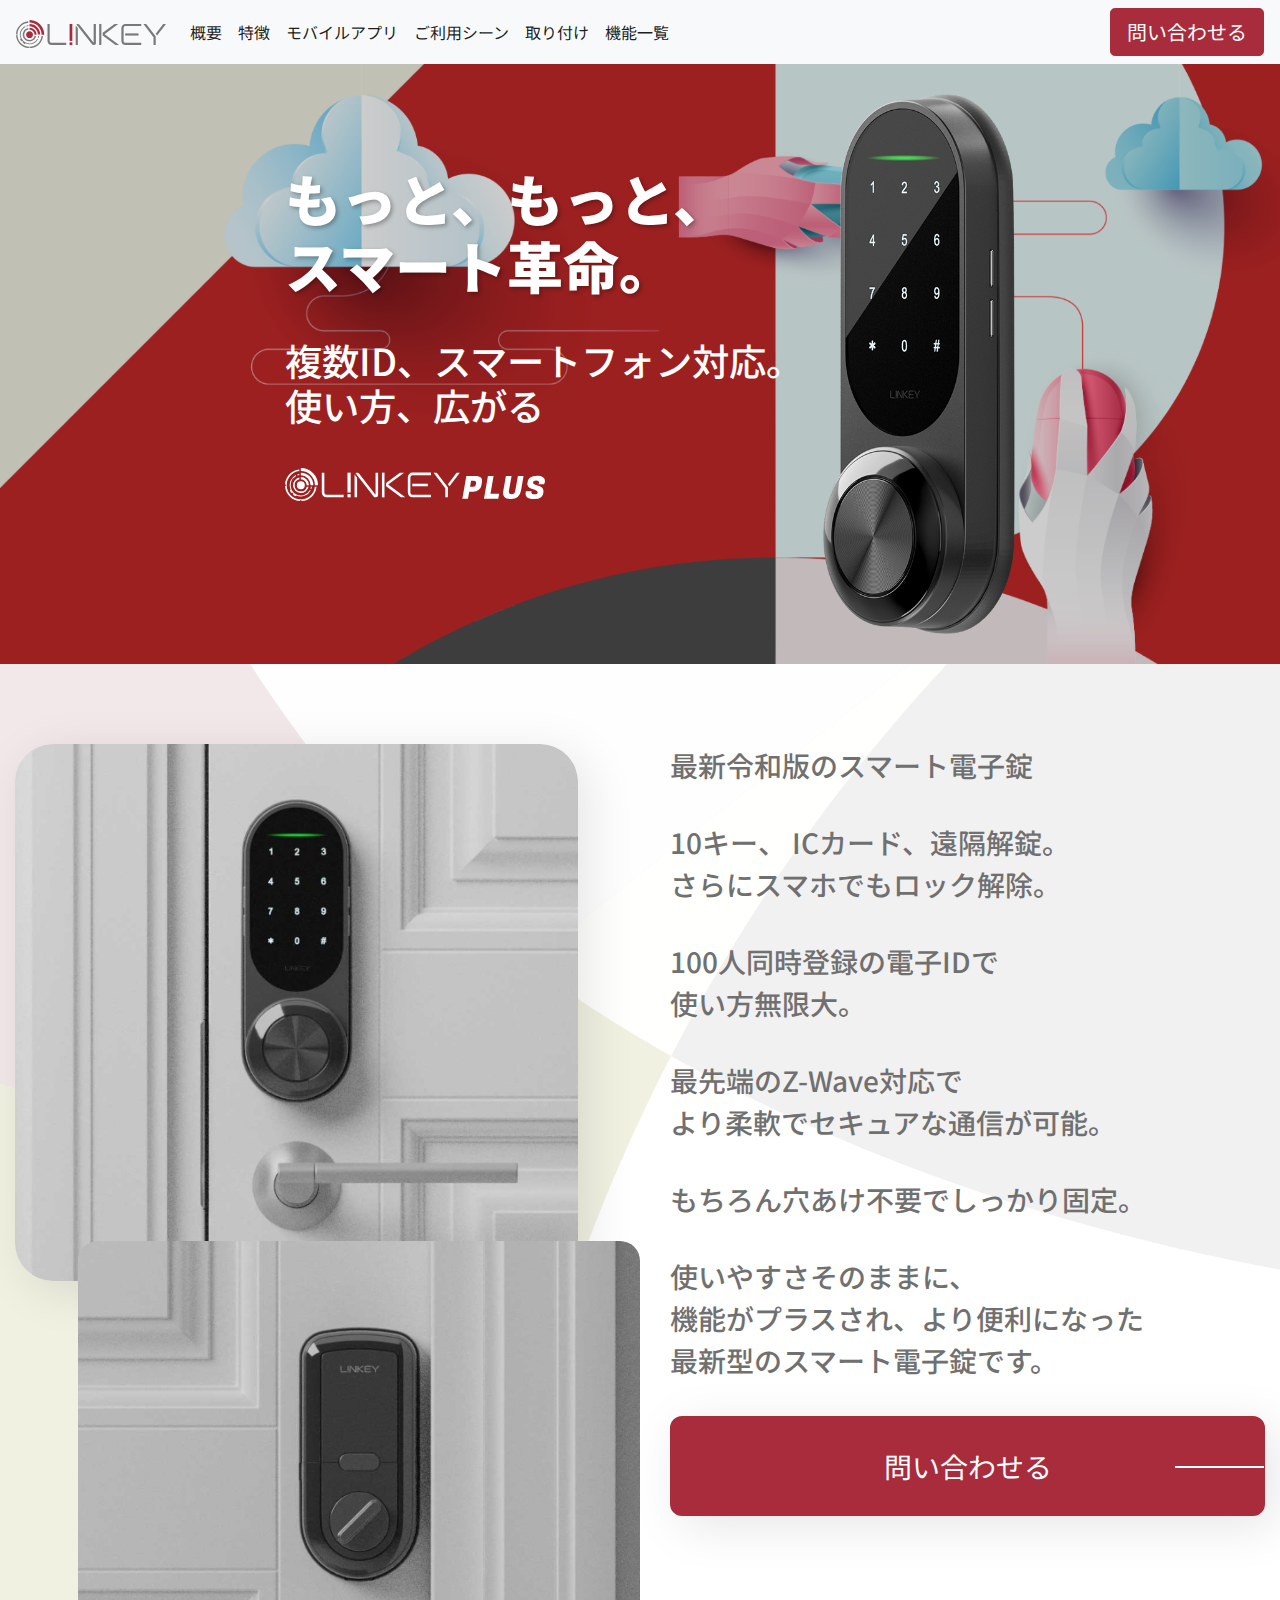
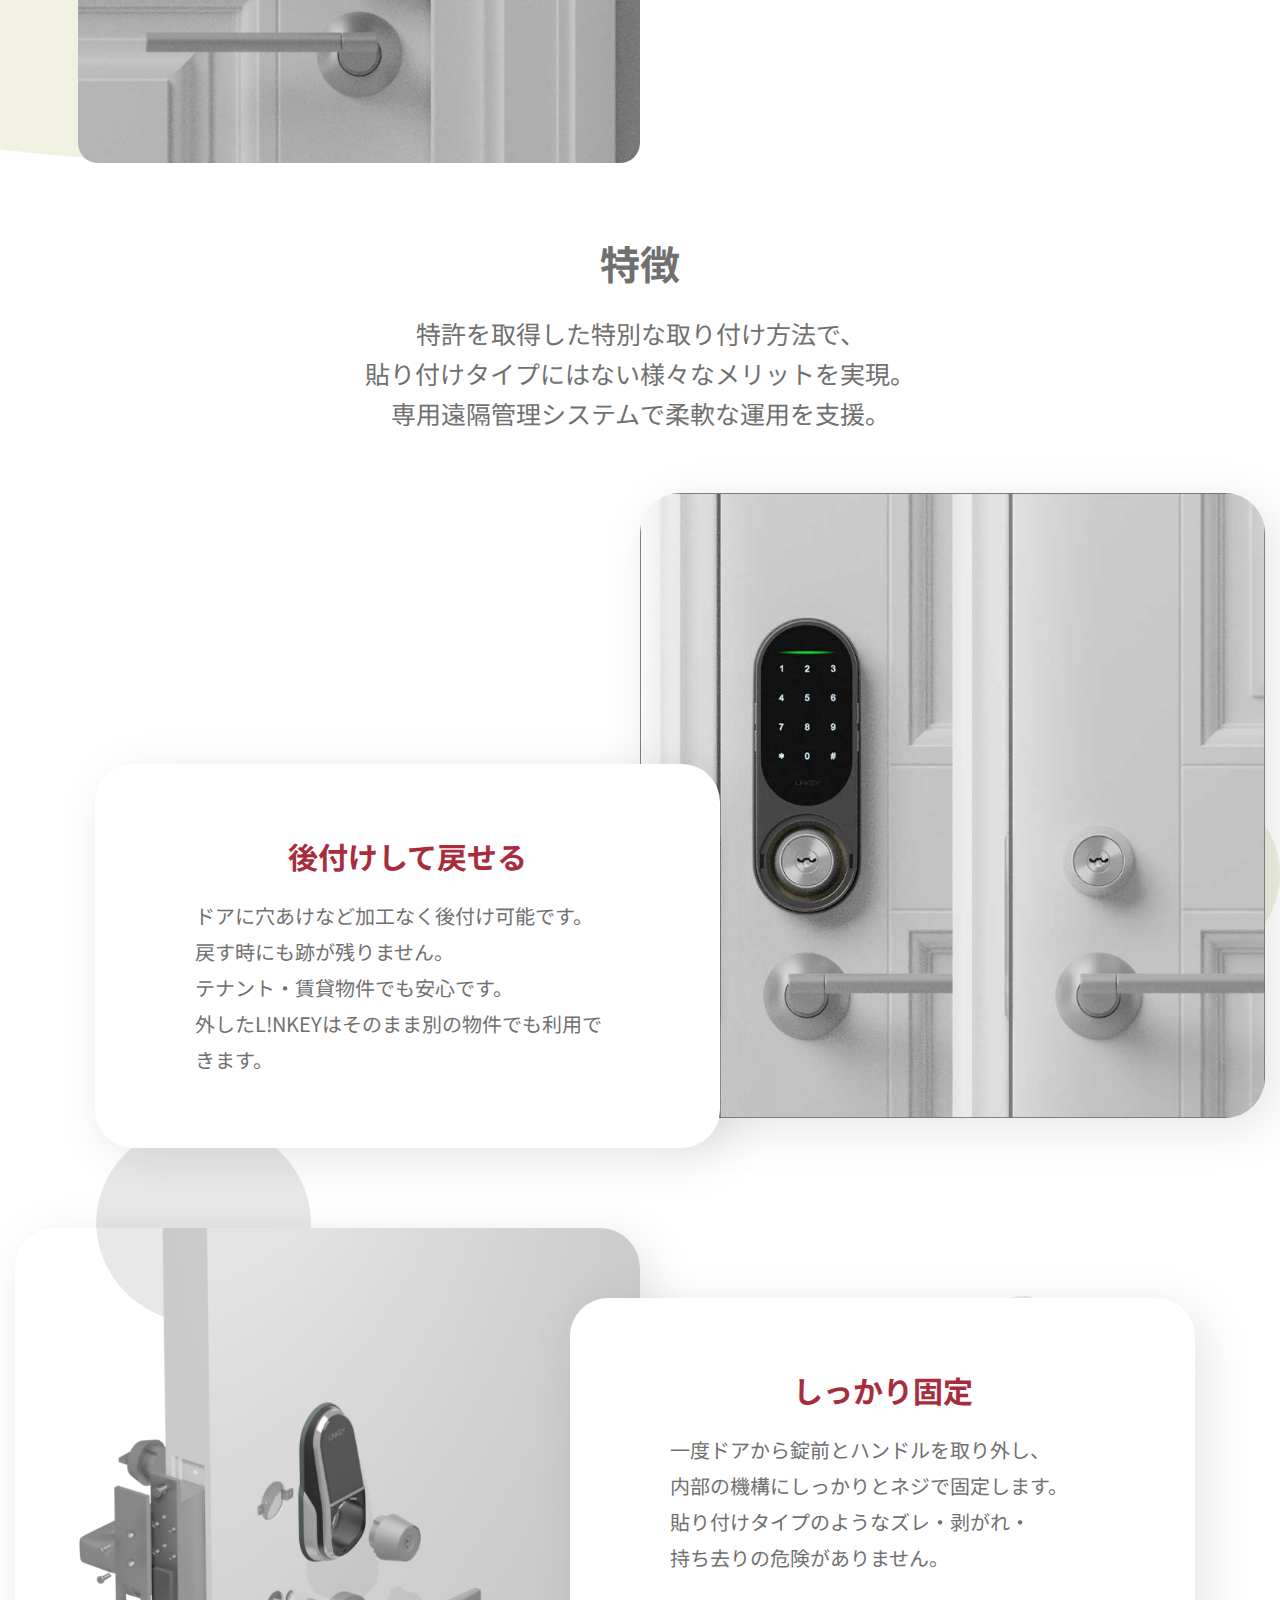
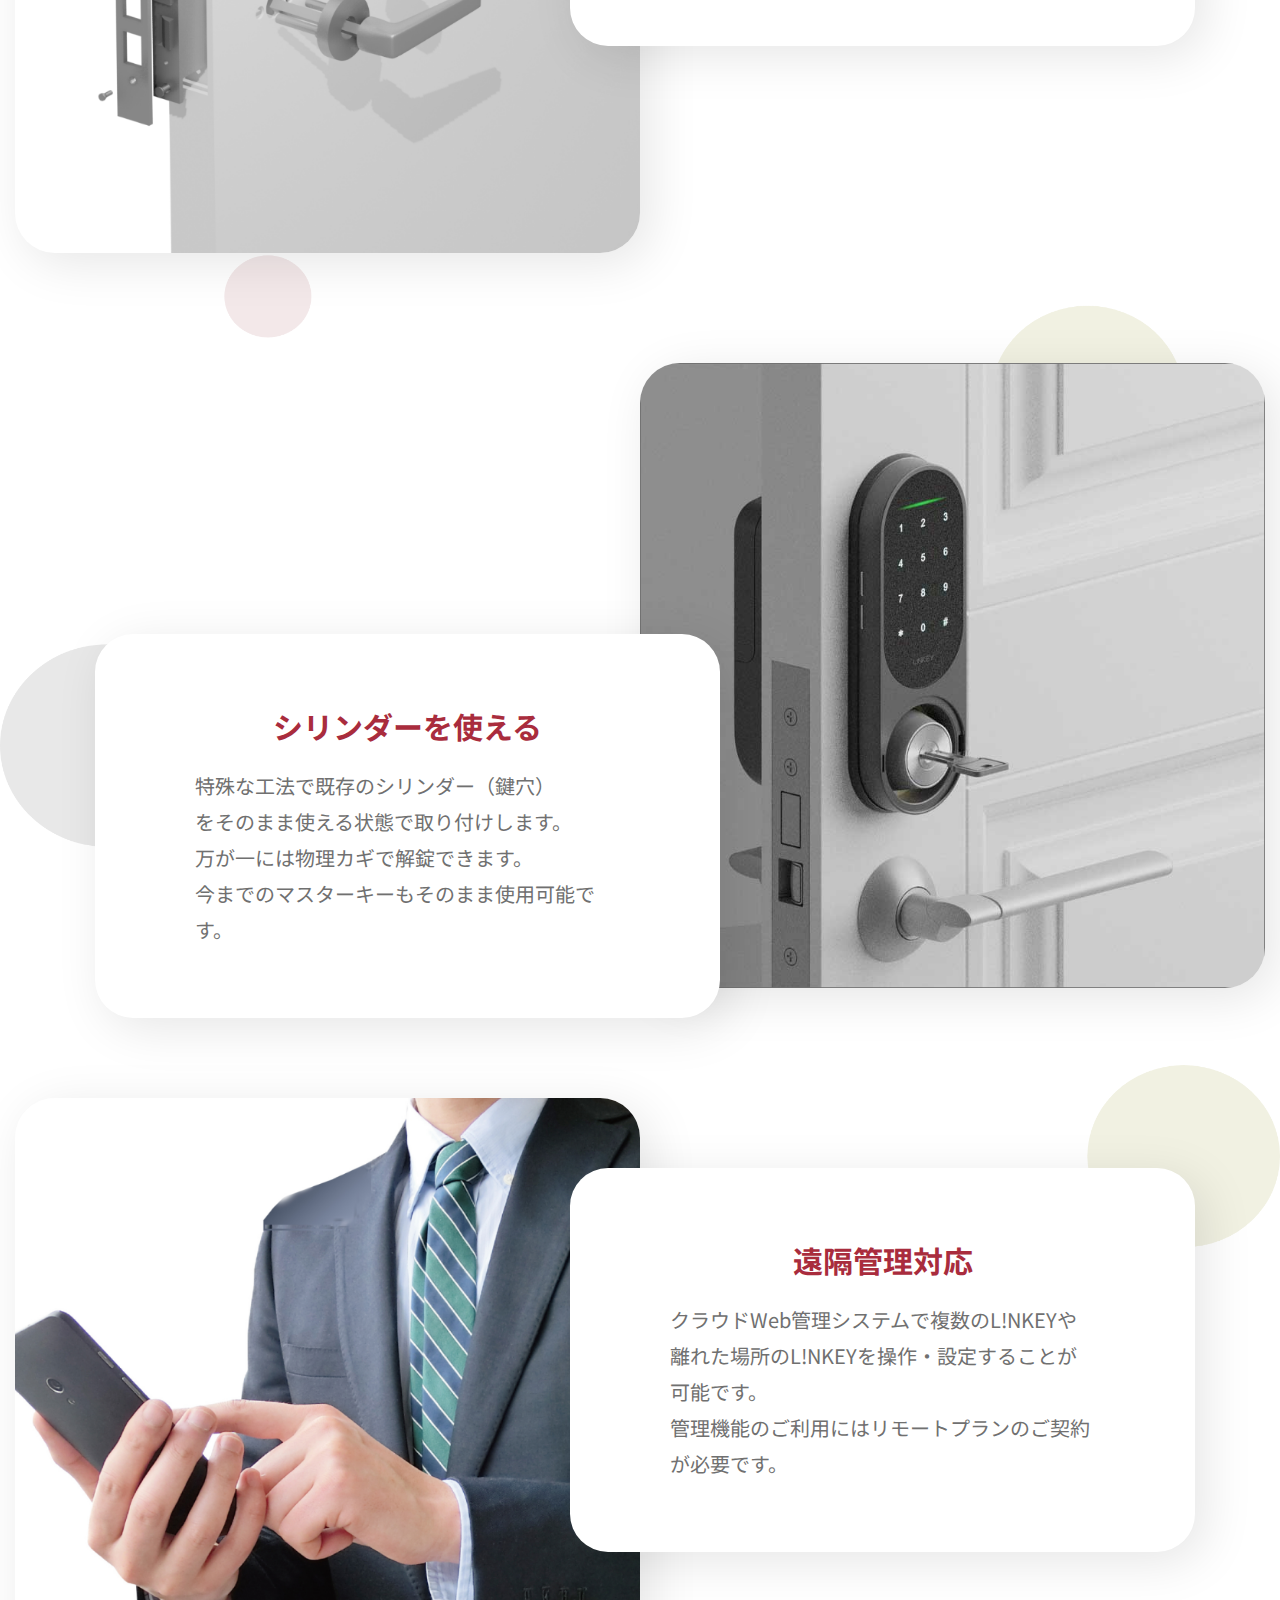
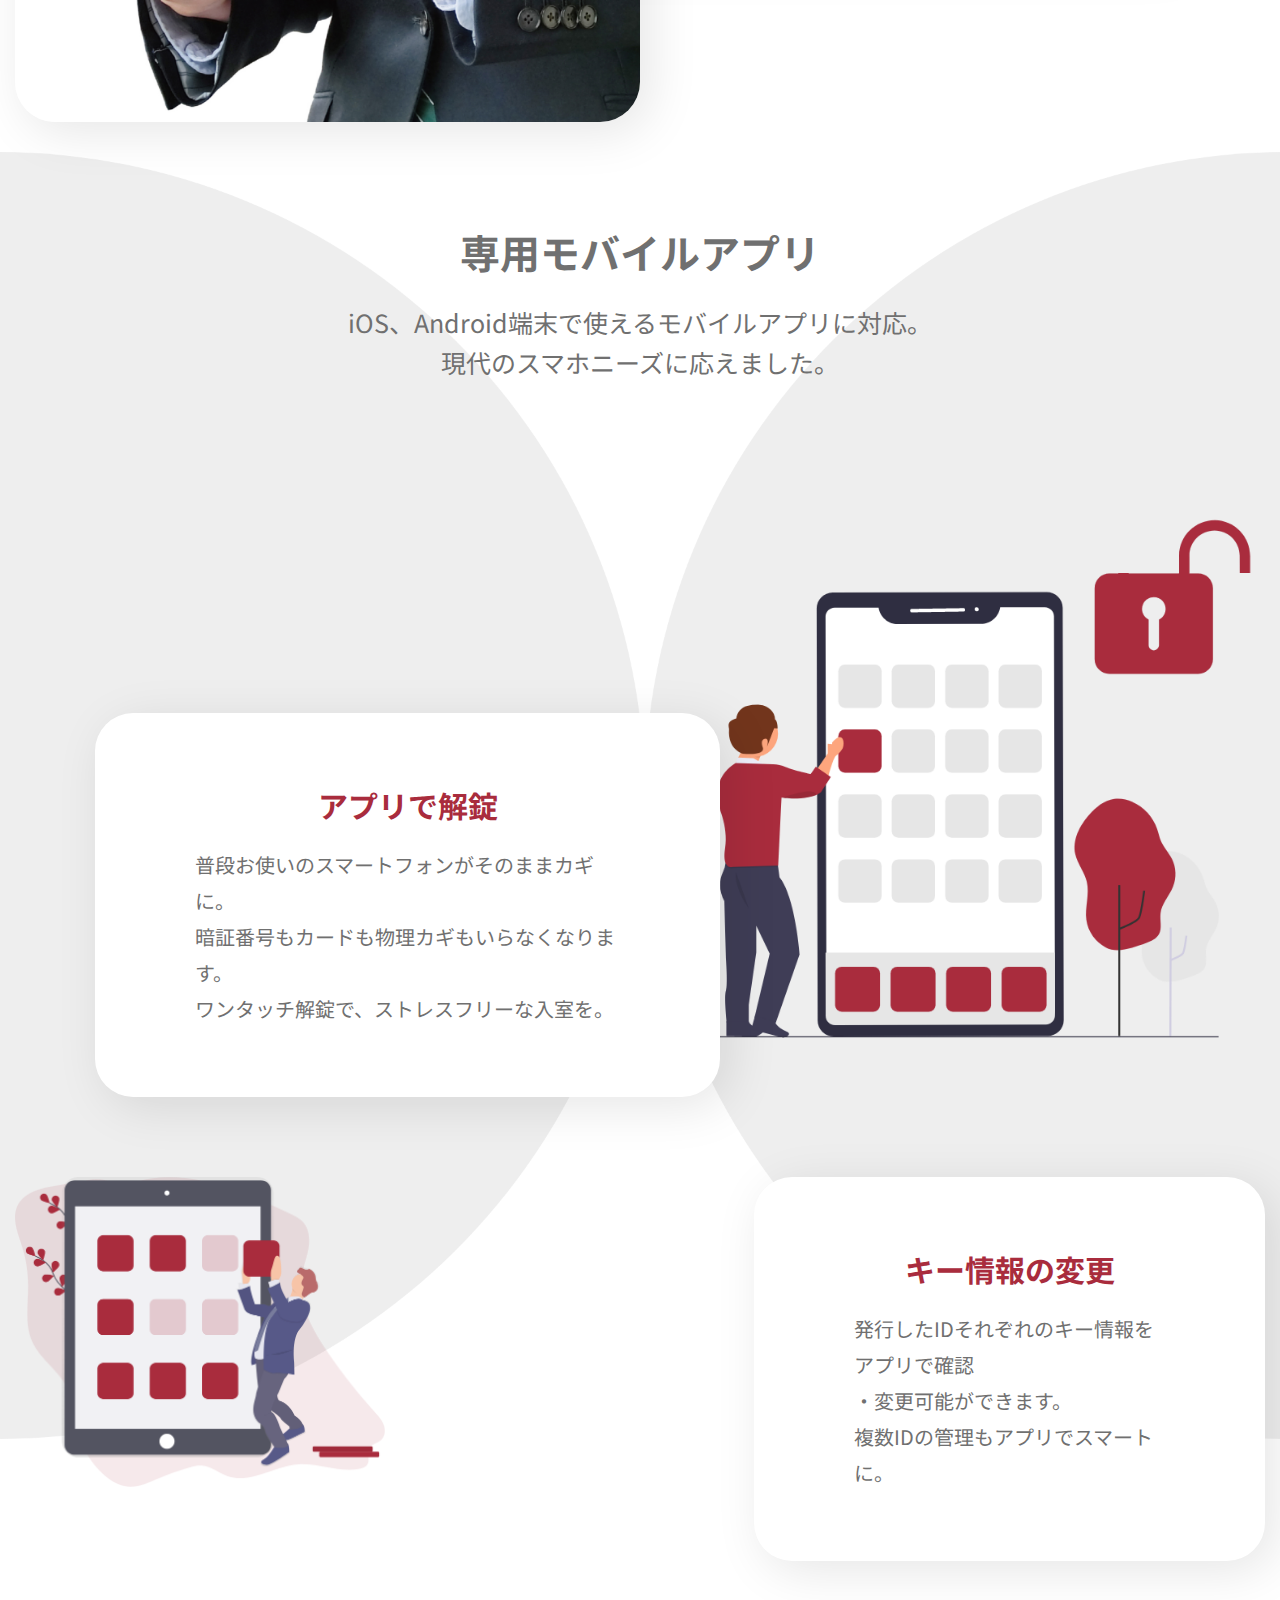
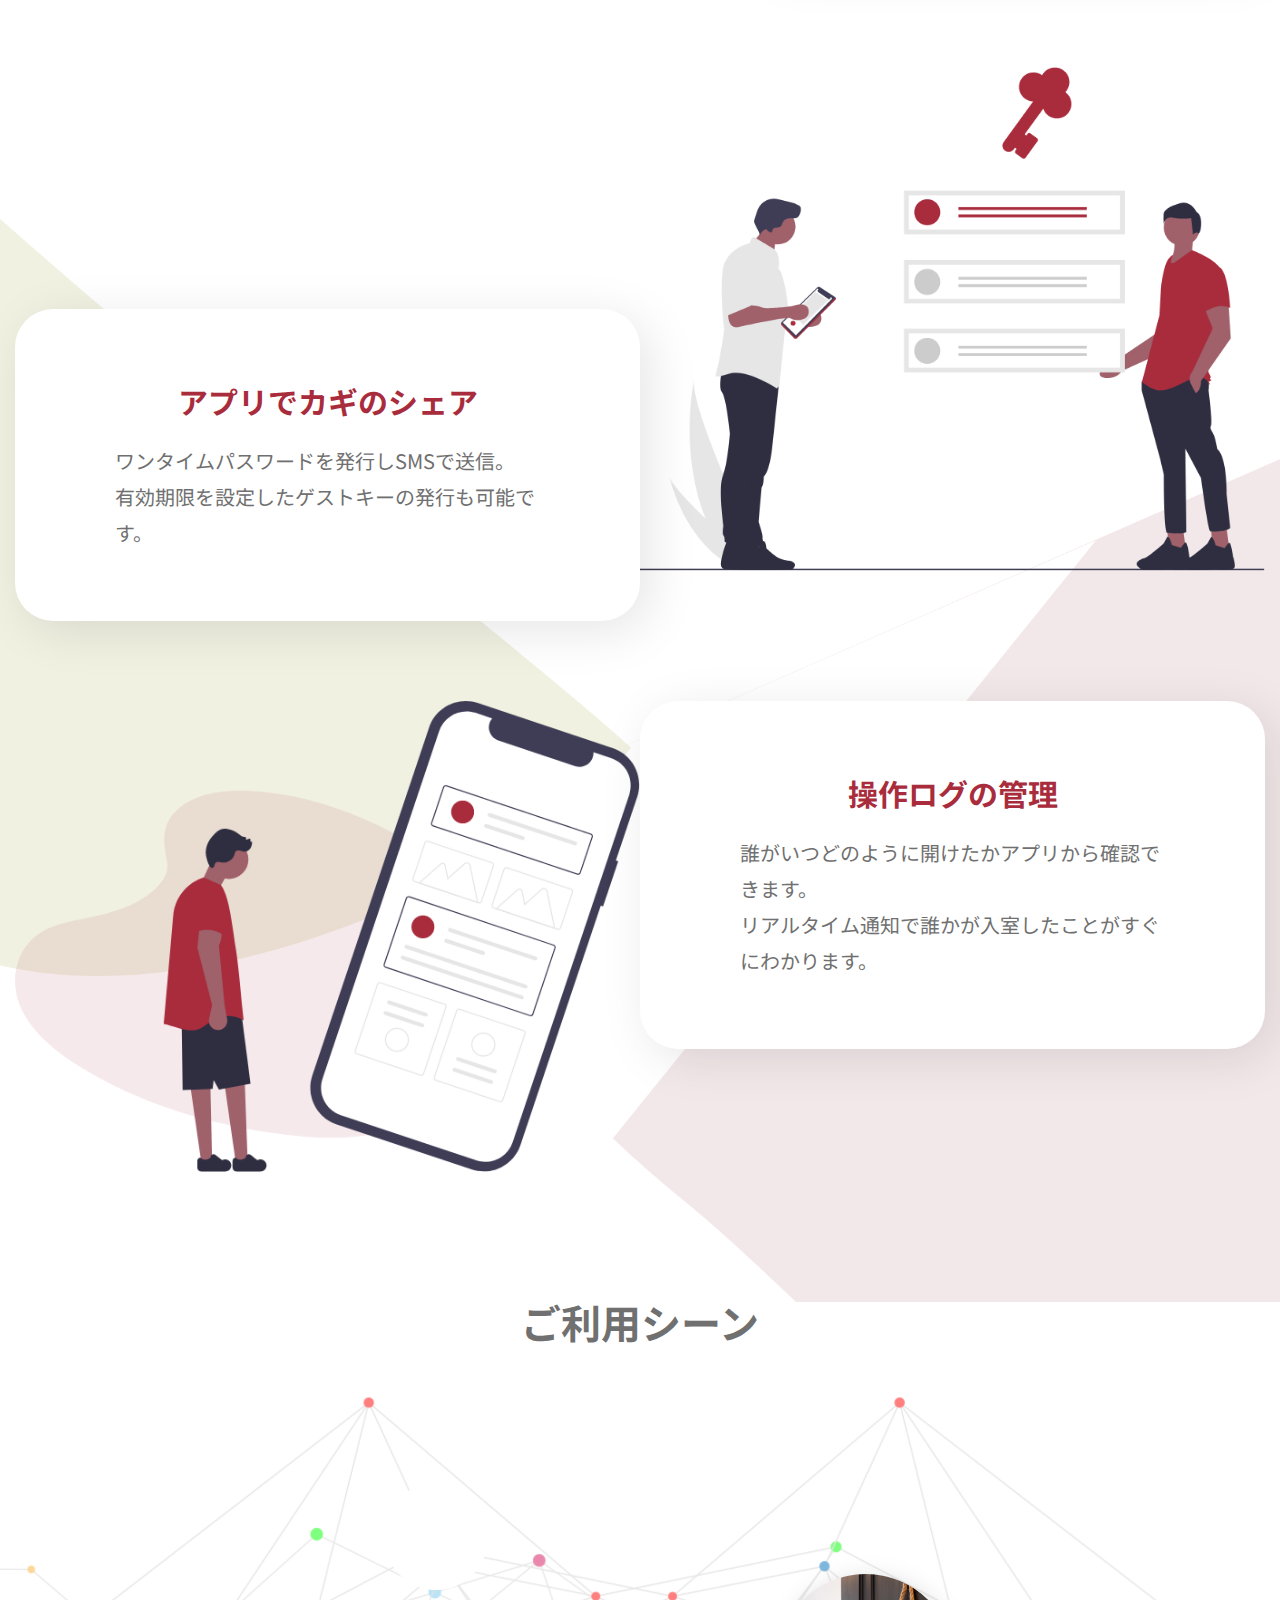
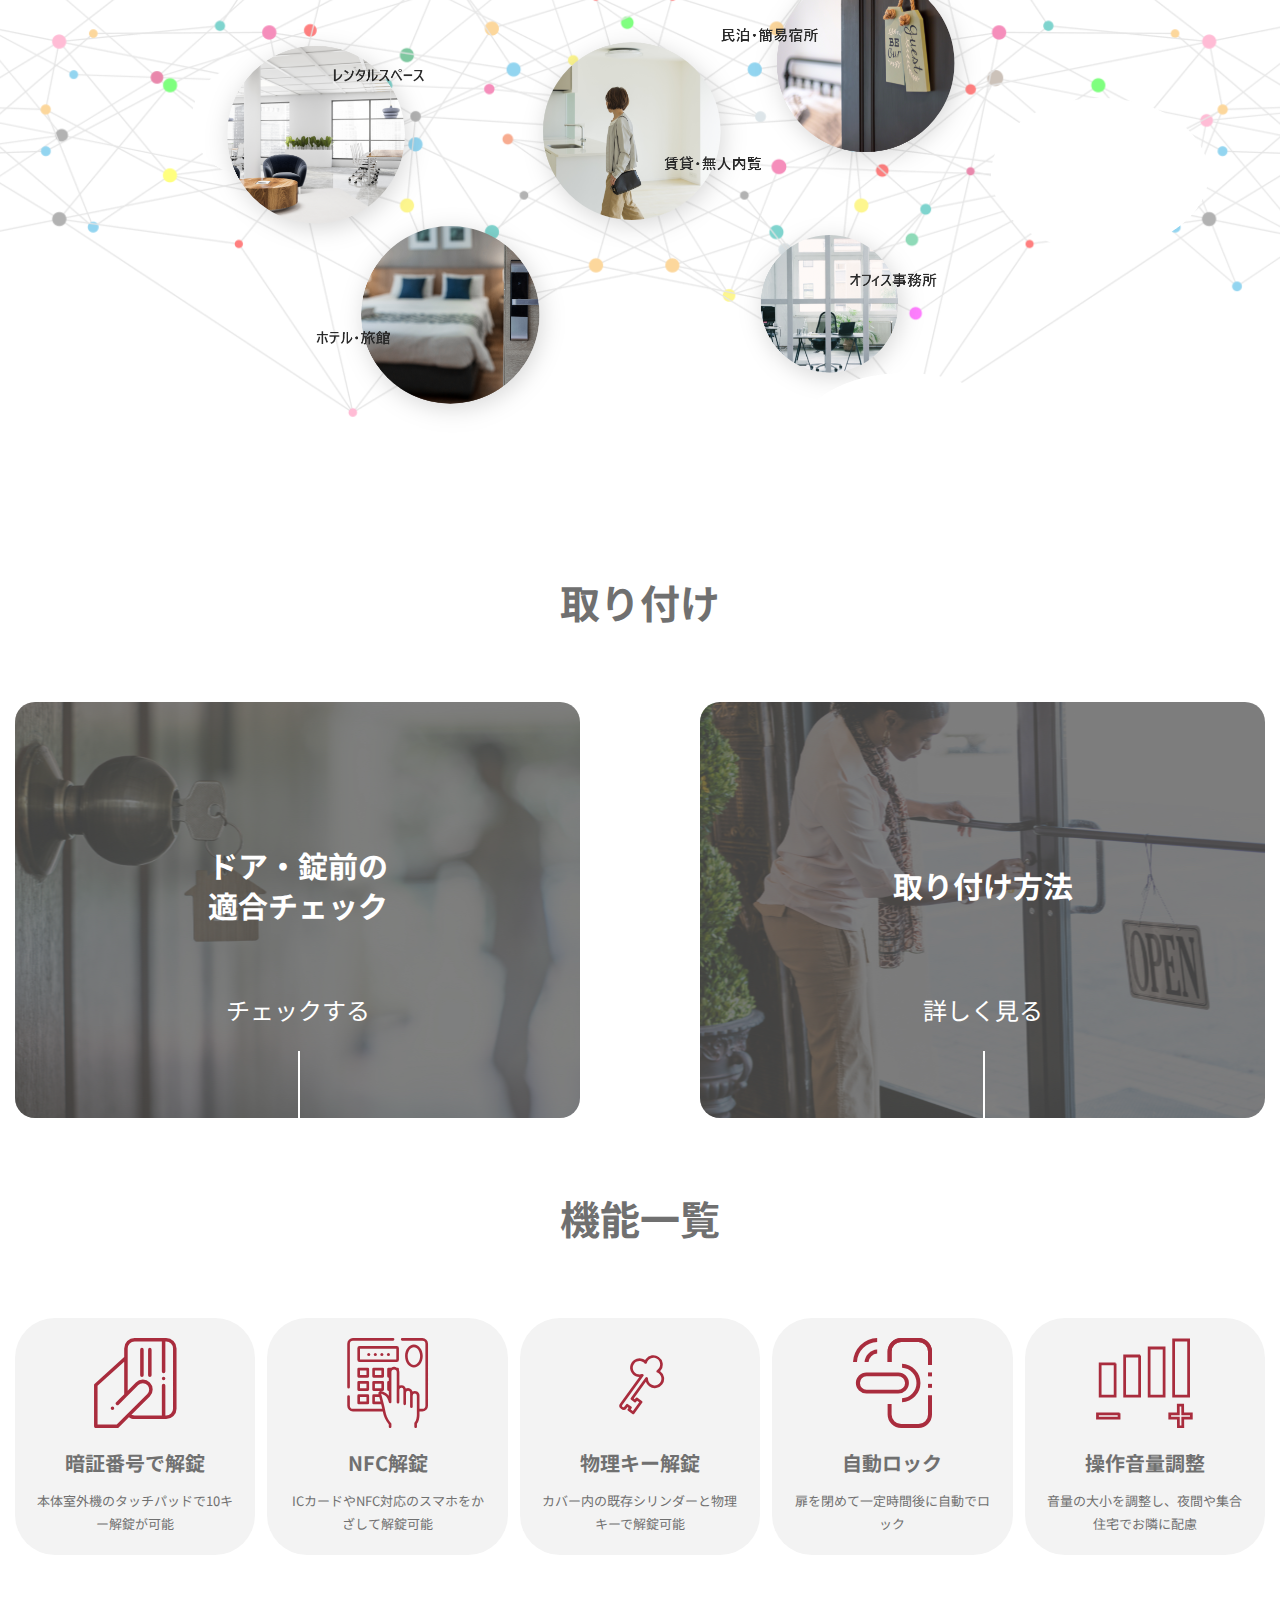
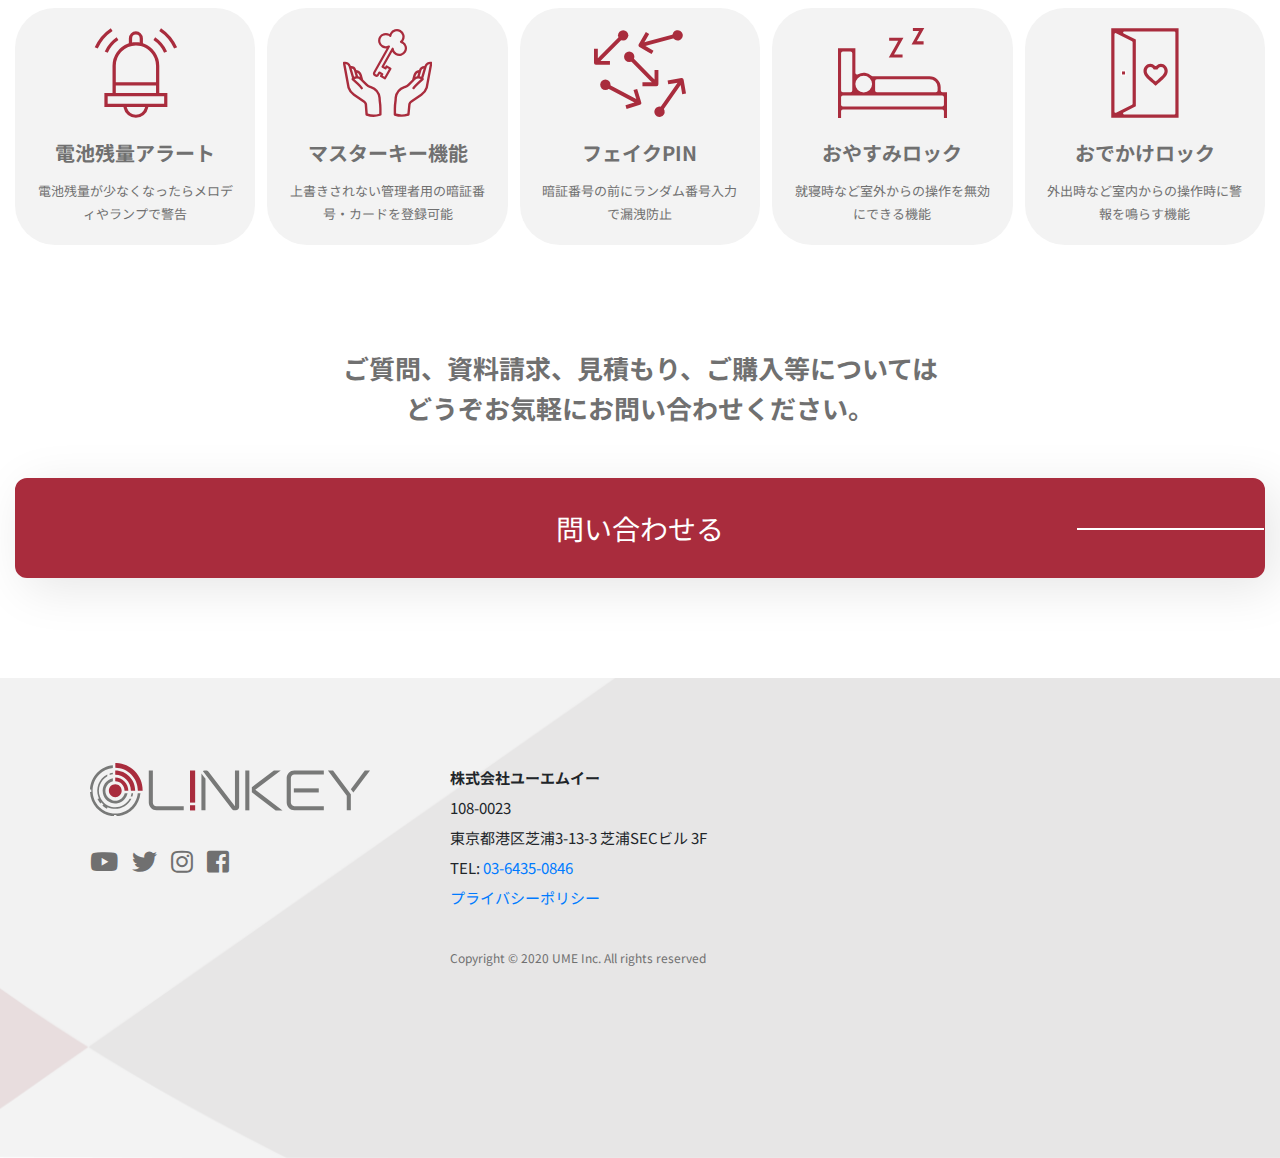
<file: public_html/linkey_plus/linkey_plus.html>
<!doctype html>
<html xmlns="http://www.w3.org/1999/xhtml" lang="ja" xml:lang="ja">
<head>
<meta charset="utf-8">
<meta name="viewport" content="width=device-width, initial-scale=1.0">
<meta name="description" content="">
<meta name="author" content="">
<title>Index</title>
<!-- Google Tag Manager -->
<script>(function(w,d,s,l,i){w[l]=w[l]||[];w[l].push({'gtm.start':
    new Date().getTime(),event:'gtm.js'});var f=d.getElementsByTagName(s)[0],
    j=d.createElement(s),dl=l!='dataLayer'?'&l='+l:'';j.async=true;j.src=
    'https://www.googletagmanager.com/gtm.js?id='+i+dl;f.parentNode.insertBefore(j,f);
    })(window,document,'script','dataLayer','GTM-PCQZ8JT');</script>
    <!-- End Google Tag Manager -->
    
<!-- Bootstrap -->
<link href="https://fonts.googleapis.com/css2?family=Noto+Sans+JP:wght@100;300;400;500;700;900&display=swap" rel="stylesheet">
<link href="https://fonts.googleapis.com/css2?family=Roboto:wght@100;300;400;500;700;900&display=swap" rel="stylesheet">
<link href="css/bootstrap.min.css" rel="stylesheet">
<link href="css/fonts.css" rel="stylesheet" type="text/css">
<link href="css/fontawesome.min.css" rel="stylesheet" type="text/css">
<link href="css/stylesheet.css" rel="stylesheet" type="text/css">
<link href="css/responsive.css" rel="stylesheet" type="text/css">
<!-- HTML5 shim and Respond.js for IE8 support of HTML5 elements and media queries -->
<!-- WARNING: Respond.js doesn't work if you view the page via file:// -->
<!--[if lt IE 9]>
  <script src="https://oss.maxcdn.com/html5shiv/3.7.3/html5shiv.min.js"></script>
  <script src="https://oss.maxcdn.com/respond/1.4.2/respond.min.js"></script>
<![endif]-->
</head>

<body class="">
    <!-- Google Tag Manager (noscript) -->
    <noscript><iframe src="https://www.googletagmanager.com/ns.html?id=GTM-PCQZ8JT"
    height="0" width="0" style="display:none;visibility:hidden"></iframe></noscript>
    <!-- End Google Tag Manager (noscript) -->
    
<div class="wrapper">
<!-- HEADER_START -->
    <nav class="navbar fixed-top smart-scroll navbar-expand-lg navbar-light bg-light justify-content-between">
    <a class="navbar-brand mybtn_top" href="#"><img src="images/logo.svg" alt="linkey logo" width="150"/></a>
    
    
    <div class="collapse navbar-collapse" id="navbarNav">
      <ul class="navbar-nav">
        <li class="nav-item active">
          <a class="nav-link" href="#my_overview" id="mybtn_overview">概要 <span class="sr-only">(current)</span></a>
        </li>
        <li class="nav-item active">
          <a class="nav-link" href="#my_chara" id="mybtn_chara">特徴</a>
        </li>
        <li class="nav-item active">
          <a class="nav-link" href="#my_app" id="mybtn_app">モバイルアプリ</a>
        </li>
        <li class="nav-item active">
          <a class="nav-link" href="#my_scenes" id="mybtn_scenes">ご利用シーン</a>
        </li>
        <li class="nav-item active">
            <a class="nav-link" href="#my_install" id="mybtn_install">取り付け</a>
        </li>
        <li class="nav-item active">
            <a class="nav-link" href="#my_features" id="mybtn_features">機能一覧</a>
        </li>
      </ul>
    </div>
    <div class ="d-flex flex-row-reverse">
        <button class="navbar-toggler" type="button" data-toggle="collapse" data-target="#navbarNav" aria-controls="navbarNav" aria-expanded="false" aria-label="Toggle navigation">
            <span class="navbar-toggler-icon"></span>
        </button>
        <form class="form-inline" action="inquiry/index.html">
            <a class="btn btn-lg btn-primary" href="inquiry/index.html" type="button">問い合わせる</a>
        </form>
    </div>
    
    </nav>
  
<!-- HEADER_END -->
<!-- CONTAIN_START -->
	<section id="contain">
        <div class="my_jumbo container-fluid">
            <div class = "row justify-content-center my_jumbo_overlay">
                <div class="cl-4">
                    <h1 class="display-4 my_font_title">もっと、もっと、<br>スマート革命。</h1>
                    <p class="display-4 my_font_sub">複数ID、スマートフォン対応。<br>使い方、広がる</p>
                    <img src="images/logo_linkeyplus.svg" alt="" class ="linkeypluslogo"/>
                </div>
                <div class="cl-4">
                    <img src="images/L+outbody_only_huge_trimmed_web_3.png" alt="" id="banner_linkey" />
                </div>
            </div>
        </div>
        
        <div class="linkey-pro-block-lp" id="my_overview">
            <div class="container container-1700">
                <div class="row">
                    <div class="col-lg-12 col-md-12 col-sm-12 col-xs-12 linkey-pro-block-in-lp">
                        <div class="linkey-pro-left-lp">
                        	<div class="linkey-pro-img1-hp">
                            	<a href="#"><img src="images/linkey_pro_1.png" alt="" /></a>
                            </div>
                            <div class="linkey-pro-img2-hp">
                            	<a href="#"><img src="images/linkey_pro_2.png" alt="" /></a>
                            </div>
                        </div>
                        <div class="linkey-pro-right-lp">
                        	<p>
                            	最新令和版のスマート電子錠
                            </p>
                            <p>
                            	10キー、 ICカード、遠隔解錠。<br>
                                さらにスマホでもロック解除。
                            </p>
                            <p>
                            	100人同時登録の電子IDで<br>
                                使い方無限大。
                            </p>
                            <p>
                            	最先端のZ-Wave対応で<br>
                                より柔軟でセキュアな通信が可能。
                            </p>
                            <p>
                                もちろん穴あけ不要でしっかり固定。
                            </p>
                            <p>
                                使いやすさそのままに、<br>
                                機能がプラスされ、より便利になった<br>
                                最新型のスマート電子錠です。
                            </p>
                            
                            <div class="inquire-btn-lp">
                            	<a href="inquiry/index.html" class="common-btn-hp">問い合わせる</a>
                            </div>
                        </div>
                        <div class="clearfix"></div>
                    </div>
                </div>
            </div>
        </div>
        
        <div class="characteristic-block-lp" id="my_chara">
            <div class="container container-1700">
                <div class="row">
                    <div class="col-lg-12 col-md-12 col-sm-12 col-xs-12 characteristic-block-in-lp">
                        <div class="common-title-lp">
                        	<h2>特徴</h2>
                            <p>
                                特許を取得した特別な取り付け方法で、<br>
                                貼り付けタイプにはない様々なメリットを実現。<br>
                                専用遠隔管理システムで柔軟な運用を支援。
                            </p>
                        </div>
                        <div class="characteristic-middle-lp">
                        	<div class="characteristic-box-lp characteristic-reverse-box-lp">
                            	<div class="chara-box-left-lp"><a href="#"><img src="images/char_box1.png" alt="" /></a></div>
                                <div class="chara-box-right-lp">
                                	<div class="chara-box-right-in-lp">
                                    	<div class="chara-box-right-title-lp">後付けして戻せる</div>
                                        <div class="chara-box-right-desc-lp">
                                            <p>ドアに穴あけなど加工なく後付け可能です。</p>
                                            <p>戻す時にも跡が残りません。</p>
                                            <p>テナント・賃貸物件でも安心です。</p>
                                            <p>外したL!NKEYはそのまま別の物件でも利用できます。</p>
                                        </div>
                                    </div>
                                </div>
                                <div class="clearfix"></div>
                            </div>
                            <div class="characteristic-box-lp">
                            	<div class="chara-box-left-lp"><a href="#"><img src="images/char_box2.png" alt="" /></a></div>
                                <div class="chara-box-right-lp">
                                	<div class="chara-box-right-in-lp">
                                    	<div class="chara-box-right-title-lp">しっかり固定</div>
                                        <div class="chara-box-right-desc-lp">
                                            <p>一度ドアから錠前とハンドルを取り外し、</p>
                                            <p>内部の機構にしっかりとネジで固定します。</p>
                                            <p>貼り付けタイプのようなズレ・剥がれ・</p>
                                            <p>持ち去りの危険がありません。</p>
                                        </div>
                                    </div>
                                </div>
                                <div class="clearfix"></div>
                            </div>
                            <div class="characteristic-box-lp characteristic-reverse-box-lp">
                            	<div class="chara-box-left-lp"><a href="#"><img src="images/char_box3.png" alt="" /></a></div>
                                <div class="chara-box-right-lp">
                                	<div class="chara-box-right-in-lp">
                                    	<div class="chara-box-right-title-lp">シリンダーを使える</div>
                                        <div class="chara-box-right-desc-lp">
                                            <p>特殊な工法で既存のシリンダー（鍵穴）</p>
                                            <p>をそのまま使える状態で取り付けします。</p>
                                            <p>万が一には物理カギで解錠できます。</p>
                                            <p>今までのマスターキーもそのまま使用可能です。</p>
                                        </div>
                                    </div>
                                </div>
                                <div class="clearfix"></div>
                            </div>
                            <div class="characteristic-box-lp">
                            	<div class="chara-box-left-lp"><a href="#"><img src="images/char_box4.png" alt="" /></a></div>
                                <div class="chara-box-right-lp">
                                	<div class="chara-box-right-in-lp">
                                    	<div class="chara-box-right-title-lp">遠隔管理対応</div>
                                        <div class="chara-box-right-desc-lp">
                                            <p>クラウドWeb管理システムで複数のL!NKEYや</p>
                                            <p>離れた場所のL!NKEYを操作・設定することが</p>
                                            <p>可能です。</p>
                                            <p>管理機能のご利用にはリモートプランのご契約が必要です。</p>
                                        </div>
                                    </div>
                                </div>
                                <div class="clearfix"></div>
                            </div>
                        </div>
                        <div class="clearfix"></div>
                    </div>
                </div>
            </div>
            <div class="clearfix"></div>
        </div>
        
        <div class="management-block-lp" id="my_app">
            <div class="container container-1700">
                <div class="row">
                    <div class="col-lg-12 col-md-12 col-sm-12 col-xs-12 management-block-in-lp">
                        <div class="common-title-lp">
                        	<h2>専用モバイルアプリ</h2>
                            <p>
                                iOS、Android端末で使えるモバイルアプリに対応。<br>
                                現代のスマホニーズに応えました。
                            </p>
                        </div>
                        <div class="management-middle-lp">
                        	<div class="characteristic-box-lp characteristic-reverse-box-lp">
                            	<div class="management-box-left-lp management-box-1-left-lp"><a href="#"><img src="images/manage_box1.png" alt="" /></a></div>
                                <div class="management-box-right-lp">
                                	<div class="chara-box-right-in-lp management-box-1-lp">
                                    	<div class="chara-box-right-title-lp">アプリで解錠</div>
                                        <div class="chara-box-right-desc-lp">
                                            <p>普段お使いのスマートフォンがそのままカギに。</p>
                                            <p>暗証番号もカードも物理カギもいらなくなります。</p>
                                            <p>ワンタッチ解錠で、ストレスフリーな入室を。</p>
                                        </div>
                                    </div>
                                </div>
                                <div class="clearfix"></div>
                            </div>
                            <div class="characteristic-box-lp management-box-2-main-lp">
                            	<div class="management-box-left-lp"><a href="#"><img src="images/manage_box2.png" alt="" /></a></div>
                                <div class="management-box-right-lp"></div>
                                	<div class="chara-box-right-in-lp management-box-2-lp">
                                    	<div class="chara-box-right-title-lp">キー情報の変更</div>
                                        <div class="chara-box-right-desc-lp">
                                            <p>発行したIDそれぞれのキー情報をアプリで確認<br>
                                                ・変更可能ができます。
                                            </p>
											<p>複数IDの管理もアプリでスマートに。</p>
                                        </div>
                                    </div>
                                </div>
                                <div class="clearfix"></div>
                        </div>
                            <div class="characteristic-box-lp characteristic-reverse-box-lp management-box-3-main-lp">
                            	<div class="management-box-left-lp management-box-3-left-lp"><a href="#"><img src="images/manage_box3.png" alt="" /></a></div>
                                <div class="management-box-right-lp">
                                	<div class="chara-box-right-in-lp management-box-2-lp">
                                    	<div class="chara-box-right-title-lp">アプリでカギのシェア</div>
                                        <div class="chara-box-right-desc-lp">
                                            <p>ワンタイムパスワードを発行しSMSで送信。</p>
                                            <p>有効期限を設定したゲストキーの発行も可能です。</p>
                                        </div>
                                    </div>
                                </div>
                                <div class="clearfix"></div>
                            </div>
                            <div class="characteristic-box-lp management-box-4-main-lp">
                            	<div class="management-box-left-lp management-box-left-4-lp"><a href="#"><img src="images/manage_box4.png" alt="" /></a></div>
                                <div class="management-box-right-lp">
                                	<div class="chara-box-right-in-lp management-box-2-lp">
                                    	<div class="chara-box-right-title-lp">操作ログの管理</div>
                                        <div class="chara-box-right-desc-lp">
                                            <p>誰がいつどのように開けたかアプリから確認できます。</p>
											<p>リアルタイム通知で誰かが入室したことがすぐにわかります。</p>
                                        </div>
                                    </div>
                                </div>
                                <div class="clearfix"></div>
                            </div>
                            <div class="clearfix"></div>
                    </div>
                    <div class="clearfix"></div>
                </div>
            </div>
        </div>
        <div class="clearfix"></div>
        <!-- </div> -->
        
        <div class="usage-block-lp" style="background:url(images/usage_back.png) no-repeat center center;" id="my_scenes">
            <div class="container container-1700">
                <div class="row">
                    <div class="col-lg-12 col-md-12 col-sm-12 col-xs-12 usage-block-in-lp">
                        <div class="common-title-lp usage-title-lp">
                        	<h2>ご利用シーン</h2>
                        </div>
                        <div class="clearfix"></div>
                    </div>
                </div>
            </div>
            <div class="clearfix"></div>
        </div>
        
        <div class="attachment-block-lp" id="my_install">
            <div class="container container-1350">
                <div class="row">
                    <div class="col-lg-12 col-md-12 col-sm-12 col-xs-12 attachment-block-in-lp">
                        <div class="common-title-lp">
                        	<h2>取り付け</h2>
                        </div>
                        <div class="attachment-middle-lp">
                        	<div class="attachment-box-lp" style="background:#555555 url(images/check_compatibility.jpg) no-repeat center center; background-size:cover;">
                            	<div class="attachment-box-overlay-lp">
                                	<div class="attachment-text-lp">ドア・錠前の<br>適合チェック</div>
                                    <div class="attachment-btn-lp"><a href="https://linkeyhelp.zendesk.com/hc/ja/sections/360010936891-%E3%83%89%E3%82%A2-%E9%8C%A0%E5%89%8D%E3%81%AE%E9%81%A9%E5%90%88%E5%8F%AF%E5%90%A6">チェックする</a></div>
                                </div>
                            </div>
                            <div class="attachment-box-lp" style="background:#555555 url(images/howtoinstall.jpg) no-repeat center center; background-size:cover;">
                            	<div class="attachment-box-overlay-lp">
                                	<div class="attachment-text-lp">取り付け方法</div>
                                    <div class="attachment-btn-lp"><a href="https://linkeyhelp.zendesk.com/hc/ja/sections/360010936871-%E5%8F%96%E3%82%8A%E4%BB%98%E3%81%91%E6%96%B9%E6%B3%95">詳しく見る</a></div>
                                </div>
                            </div>
                        </div>
                        <div class="clearfix"></div>
                    </div>
                </div>
            </div>
            <div class="clearfix"></div>
        </div>
        
        <div class="attachment-block-lp" id="my_features">
            <div class="container container-1350">
                <div class="row">
                    <div class="col-lg-12 col-md-12 col-sm-12 col-xs-12 attachment-block-in-lp">
                        <div class="common-title-lp">
                        	<h2>機能一覧</h2>
                        </div>
                        <div class="functions-middle-lp">
                        	<div class="functions-box-lp">
                            	<div class="functions-img-lp"><img src="images/functions_img1.svg" alt="" /></div>
                                <div class="functions-name-lp">暗証番号で解錠</div>
                                <div class="functions-desc-lp">本体室外機のタッチパッドで10キー解錠が可能</div>
                            </div>
                            <div class="functions-box-lp">
                            	<div class="functions-img-lp"><img src="images/functions_img2.svg" alt="" /></div>
                                <div class="functions-name-lp">NFC解錠</div>
                                <div class="functions-desc-lp">ICカードやNFC対応のスマホをかざして解錠可能</div>
                            </div>
                            <div class="functions-box-lp">
                            	<div class="functions-img-lp"><img src="images/functions_img3.svg" alt="" /></div>
                                <div class="functions-name-lp">物理キー解錠</div>
                                <div class="functions-desc-lp">カバー内の既存シリンダーと物理キーで解錠可能</div>
                            </div>
                            <div class="functions-box-lp">
                            	<div class="functions-img-lp"><img src="images/functions_img4.svg" alt="" /></div>
                                <div class="functions-name-lp">自動ロック</div>
                                <div class="functions-desc-lp">扉を閉めて一定時間後に自動でロック</div>
                            </div>
                            <div class="functions-box-lp">
                            	<div class="functions-img-lp"><img src="images/functions_img5.svg" alt="" /></div>
                                <div class="functions-name-lp">操作音量調整</div>
                                <div class="functions-desc-lp">音量の大小を調整し、夜間や集合住宅でお隣に配慮</div>
                            </div>
                            
                            <div class="functions-box-lp">
                            	<div class="functions-img-lp"><img src="images/functions_img6.svg" alt="" /></div>
                                <div class="functions-name-lp">電池残量アラート</div>
                                <div class="functions-desc-lp">電池残量が少なくなったらメロディやランプで警告</div>
                            </div>
                            <div class="functions-box-lp">
                            	<div class="functions-img-lp"><img src="images/functions_img7.svg" alt="" /></div>
                                <div class="functions-name-lp">マスターキー機能</div>
                                <div class="functions-desc-lp">上書きされない管理者用の暗証番号・カードを登録可能</div>
                            </div>
                            <div class="functions-box-lp">
                            	<div class="functions-img-lp"><img src="images/functions_img8.svg" alt="" /></div>
                                <div class="functions-name-lp">フェイクPIN</div>
                                <div class="functions-desc-lp">暗証番号の前にランダム番号入力で漏洩防止</div>
                            </div>
                            <div class="functions-box-lp">
                            	<div class="functions-img-lp"><img src="images/functions_img9.svg" alt="" /></div>
                                <div class="functions-name-lp">おやすみロック</div>
                                <div class="functions-desc-lp">就寝時など室外からの操作を無効にできる機能</div>
                            </div>
                            <div class="functions-box-lp">
                            	<div class="functions-img-lp"><img src="images/functions_img10.svg" alt="" /></div>
                                <div class="functions-name-lp">おでかけロック</div>
                                <div class="functions-desc-lp">外出時など室内からの操作時に警報を鳴らす機能</div>
                            </div>
                        </div>
                        <div class="clearfix"></div>
                    </div>
                </div>
            </div>
            <div class="clearfix"></div>
        </div>
        
        <div class="contact-block-lp">
            <div class="container container-1350">
                <div class="row">
                    <div class="col-lg-12 col-md-12 col-sm-12 col-xs-12 contact-block-in-lp">
                        <div class="contact-title-lp">
                        	ご質問、資料請求、見積もり、ご購入等については<br>
                        	どうぞお気軽にお問い合わせください。
                        </div>
                        <div class="contact-btn-main-lp">
                        	<a href="inquiry/index.html" class="common-btn-hp">問い合わせる</a>
                        </div>
                        <div class="clearfix"></div>
                    </div>
                </div>
            </div>
            <div class="clearfix"></div>
        </div>
        <div class="clearfix"></div>
    </section>
<!-- CONTAIN_END -->
<!-- FOOTER_START -->
    <footer id="footer" class="sticky-bottom">
        <div class="back-to-top-hp">
            <a href="#mana_test" id="gototop"><img src="images/gototop.png" alt="" /></a>
        </div>
        <div class="container container-1750">
            <div class="row">
                <div class="col-lg-12 col-md-12 col-sm-12 col-xs-12 footer-inner-hp">
                    <div class="footer-left-hp">
                        <div class="footer-logo-hp"><a href="#"><img src="images/logo.svg" alt="" /></a></div>
                        <div class="footer-social-hp">
                            <ul>
                                <li><a href="https://www.youtube.com/channel/UCteV3gQYV5W0fV2gf0VnHmQ"><i class="fab fa-youtube"></i></a></li>
                                <li><a href="https://twitter.com/linkeysmartlock"><i class="fab fa-twitter"></i></a></li>
                                <li><a href="https://www.instagram.com/linkeysmartlock/"><i class="fab fa-instagram"></i></a></li>
                                <li><a href="https://www.facebook.com/%E3%82%B9%E3%83%9E%E3%83%BC%E3%83%88%E3%83%87%E3%82%B8%E3%82%BF%E3%83%AB%E3%83%AD%E3%83%83%E3%82%AF-Linkey-106714577882120"><i class="fab fa-facebook-square"></i></a></li>
                            </ul>
                        </div>
                    </div>
                    <div class="footer-right-hp">
                        <div class="footer-links-hp">
                            <address>
                                <strong>株式会社ユーエムイー</strong>
                                <br>
                                108-0023
                                <br>
                                東京都港区芝浦3-13-3 芝浦SECビル 3F
                                <br>
                                TEL: <a href="tel:0364350846">03-6435-0846</a><br>
                                <a href="https://www.ume-hikari.net/company/privacy.php">プライバシーポリシー</a>
                            </address>
                        </div>
                        <div class="copyright-hp">Copyright © 2020 UME Inc. All rights reserved</div>
                    </div>
                </div>
            </div>
        </div>
        <div class="clearfix"></div>
    </footer>
<!-- FOOTER_END -->
</div><!-- wrapper end -->
<!-- jQuery (necessary for Bootstrap's JavaScript plugins) -->
<script src="https://cdnjs.cloudflare.com/ajax/libs/jquery/3.2.1/jquery.min.js"></script>
<!-- Include all compiled plugins (below), or include individual files as needed -->
<script src="js/bootstrap.min.js"></script>
<script src="js/custom.js"></script>
<!-- <script src="js/test.js"></script> -->
<script src="https://oss.maxcdn.com/html5shiv/3.7.2/html5shiv.min.js"></script>
<!-- Start of HubSpot Embed Code -->
<script type="text/javascript" id="hs-script-loader" async defer src="//js.hs-scripts.com/7080066.js"></script>
<!-- End of HubSpot Embed Code -->
</body>
</html>
</file>
<file: public_html/linkey_plus/css/fonts.css>
@font-face {
    font-family: 'NotoSansCJKjp-Regular';
    src: url('../fonts/NotoSansCJKjp-Regular.eot');
    src: url('../fonts/NotoSansCJKjp-Regular.eot?#iefix') format('embedded-opentype'),
        url('../fonts/NotoSansCJKjp-Regular.woff2') format('woff2'),
        url('../fonts/NotoSansCJKjp-Regular.woff') format('woff'),
        url('../fonts/NotoSansCJKjp-Regular.ttf') format('truetype'),
        url('../fonts/NotoSansCJKjp-Regular.svg#NotoSansCJKjp-Regular') format('svg');
    font-weight: normal;
    font-style: normal;
    font-display: swap;
}


@font-face {
    font-family: 'NotoSansCJKjp-Medium';
    src: url('../fonts/NotoSansCJKjp-Medium.eot');
    src: url('../fonts/NotoSansCJKjp-Medium.eot?#iefix') format('embedded-opentype'),
        url('../fonts/NotoSansCJKjp-Medium.woff2') format('woff2'),
        url('../fonts/NotoSansCJKjp-Medium.woff') format('woff'),
        url('../fonts/NotoSansCJKjp-Medium.ttf') format('truetype'),
        url('../fonts/NotoSansCJKjp-Medium.svg#NotoSansCJKjp-Medium') format('svg');
    font-weight: 500;
    font-style: normal;
    font-display: swap;
}

@font-face {
    font-family: 'NotoSansCJKjp-Bold';
    src: url('../fonts/NotoSansCJKjp-Bold.eot');
    src: url('../fonts/NotoSansCJKjp-Bold.eot?#iefix') format('embedded-opentype'),
        url('../fonts/NotoSansCJKjp-Bold.woff2') format('woff2'),
        url('../fonts/NotoSansCJKjp-Bold.woff') format('woff'),
        url('../fonts/NotoSansCJKjp-Bold.ttf') format('truetype'),
        url('../fonts/NotoSansCJKjp-Bold.svg#NotoSansCJKjp-Bold') format('svg');
    font-weight: bold;
    font-style: normal;
    font-display: swap;
}


@font-face {
    font-family: 'geomanistregular';
    src: url('../fonts/geomanist-regular-webfont.eot');
    src: url('../fonts/geomanist-regular-webfont.eot?#iefix') format('embedded-opentype'),
         url('../fonts/geomanist-regular-webfont.woff2') format('woff2'),
         url('../fonts/geomanist-regular-webfont.woff') format('woff'),
         url('../fonts/geomanist-regular-webfont.ttf') format('truetype'),
         url('../fonts/geomanist-regular-webfont.svg#geomanistregular') format('svg');
    font-weight: normal;
    font-style: normal;

}

@font-face {
    font-family: 'KozGoPr6N-Regular';
    src: url('../fonts/KozGoPr6N-Regular.eot');
    src: url('../fonts/KozGoPr6N-Regular.eot?#iefix') format('embedded-opentype'),
        url('../fonts/KozGoPr6N-Regular.woff2') format('woff2'),
        url('../fonts/KozGoPr6N-Regular.woff') format('woff'),
        url('../fonts/KozGoPr6N-Regular.ttf') format('truetype'),
        url('../fonts/KozGoPr6N-Regular.svg#KozGoPr6N-Regular') format('svg');
    font-weight: normal;
    font-style: normal;
    font-display: swap;
}

@font-face {
    font-family: 'DIN-Medium';
    src: url('../fonts/DIN-Medium.eot');
    src: url('../fonts/DIN-Medium.eot?#iefix') format('embedded-opentype'),
        url('../fonts/DIN-Medium.woff2') format('woff2'),
        url('../fonts/DIN-Medium.woff') format('woff'),
        url('../fonts/DIN-Medium.ttf') format('truetype'),
        url('../fonts/DIN-Medium.svg#DIN-Medium') format('svg');
    font-weight: 500;
    font-style: normal;
    font-display: swap;
}

@font-face {
    font-family: 'Folks-Heavy';
    src: url('../fonts/Folks-Heavy.eot');
    src: url('../fonts/Folks-Heavy.eot?#iefix') format('embedded-opentype'),
        url('../fonts/Folks-Heavy.woff2') format('woff2'),
        url('../fonts/Folks-Heavy.woff') format('woff'),
        url('../fonts/Folks-Heavy.ttf') format('truetype'),
        url('../fonts/Folks-Heavy.svg#Folks-Heavy') format('svg');
    font-weight: 900;
    font-style: normal;
    font-display: swap;
}

@font-face {
    font-family: 'ShinGoPro-Medium';
    src: url('../fonts/ShinGoPro-Medium.eot');
    src: url('../fonts/ShinGoPro-Medium.eot?#iefix') format('embedded-opentype'),
        url('../fonts/ShinGoPro-Medium.woff2') format('woff2'),
        url('../fonts/ShinGoPro-Medium.woff') format('woff'),
        url('../fonts/ShinGoPro-Medium.ttf') format('truetype'),
        url('../fonts/ShinGoPro-Medium.svg#ShinGoPro-Medium') format('svg');
    font-weight: 500;
    font-style: normal;
    font-display: swap;
}
</file>
<file: public_html/linkey_plus/css/stylesheet.css>
body{
	margin:0px;
	padding:0px;
	font-family: 'Noto Sans JP', sans-serif;
	overflow-x:hidden;
}

h1,h2,h3,h4,h5,h6{ margin:0px; padding:0px; font-weight:normal;}
p{ margin:0px; padding:0px;}
a{ text-decoration:none; -webkit-transition: all 0.3s linear;
-moz-transition: all 0.3s linear;
-o-transition: all 0.3s linear;
-ms-transition: all 0.3s linear;
transition: all 0.3s linear;}
a:hover, a:focus, a:active{ outline:none; text-decoration:none;}
input:hover, input:focus, input:active{ outline:none;}
ul{ margin:0px; padding:0px;}
ul li{ list-style-type:none;}
img{ border:0px; vertical-align: middle; -webkit-transition: all 0.3s linear;
-moz-transition: all 0.3s linear;
-o-transition: all 0.3s linear;
-ms-transition: all 0.3s linear;
transition: all 0.3s linear;}
:after, :before{ -webkit-transition: all 0.3s linear;
-moz-transition: all 0.3s linear;
-o-transition: all 0.3s linear;
-ms-transition: all 0.3s linear;
transition: all 0.3s linear;}

.pull-left{ float:left;}
.pull-right{ float:right;}
.clearfix{ clear:both; overflow:hidden;}
.wrapper{ margin:0px auto;}
.container{ max-width:1130px;}

@-webkit-keyframes animate-block-gorizantal-2{50%{-webkit-transform:translateX(5px);transform:translateX(5px)}
0%,100%{-webkit-transform:translateX(0);transform:translateX(0)}
}
@keyframes animate-block-gorizantal-2{50%{-webkit-transform:translateX(5px);transform:translateX(5px)}
0%,100%{-webkit-transform:translateX(0);transform:translateX(0)}
}

.common-title-hp{ text-align:center; }
.common-title-hp h2{font-size:50px; line-height:70px; color:#A92C3D; font-weight:700; }
.common-title-hp p{ font-size: 18px; line-height: 18px; color: #0b1640; padding:12px 0 0 0;}

.white-title-hp{}
.white-title-hp h2{ color:#fff6f7; font-size:35px; line-height:45px; text-shadow:0px 3px 7px rgba(166,172,178,0.35); }
.white-title-hp p{ font-weight:500; color:#adcef2; }

.common-btn-hp{ color:#fff; width:100%; /* max-width:320px; */ border:2px solid #A92C3D; border-radius:12px; background:#A92C3D; display:inline-block; padding:27px 15px; font-size:28px;  box-shadow:10px 10px 50px rgba(0,0,0,0.1); text-align:center; position:relative; }
.common-btn-hp:after{ 
	content:''; 
	position:absolute; 
	right:-1px; top:50%; 
	background:#fff; 
	height:2px; 
	/* width:94px;  */
	width:15%;
}
.common-btn-hp:hover{ background:#fff; color:#A92C3D;}
.common-btn-hp:hover:after{ background:#A92C3D;}

/*--------------- HEADER_START --------------*/
#header{ padding:0px; margin:0px;  position:absolute; width:100%; top:0; z-index:9999; background:#fff;}
.header-in-hp{ padding:0 50px; display: flex; align-items: center; height:135px; }
.logo-hp{ float:left; padding:0 0 0 0; width: 282px; }
.logo-hp img{ width:100%; vertical-align:middle; }

.navigation{ width:calc(100% - 282px);  display:flex; align-items: center; }
.navigation > ul{ text-align:left; width:calc(100% - 204px); padding:0 0 0 60px; }
.navigation > ul > li{ font-size: 20px; line-height: 28px; display:inline-block; padding:0 50px 0 0; font-weight:700; }
.navigation > ul > li > a{ color: #707070;  }
.navigation > ul > li > a:hover, .navigation > ul > li > a:focus{ color:#A92C3D;}
.navigation > ul > .active > a, .navigation > ul > .active > a:hover, .navigation > ul > .active > a:focus{ color:#A92C3D; background:none; }

.contact-btn-main-hp{ width:204px; }
.contact-btn-hp{ width:100%; display:block; height:76px; line-height:76px; padding:0 15px; font-size:24px; font-weight:700; color:#fff; text-align:center; background:#A92C3D; border-radius:8px; }
.contact-btn-hp:hover{ background:#707070; color:#fff; }

.mobile-menu-icon-hp{ margin:0px; padding:0px; float:right; display:none;  width:20px; height:60px; text-align:center; cursor:pointer; }
.menu-toggle-btn{ margin:21px 0px 20px 0px; cursor:pointer; width:20px; height:19px; padding:0; position:relative; z-index:999999999; }
.menu-toggle-btn span{ background:#000; display:block; width:20px; height:2px; border-radius:0px; margin-bottom:6px; -webkit-transition: all 0.5s linear; transition: all 0.3s linear;}
.menu-toggle-btn span:last-child{ margin-bottom:0px;}
.menu-toggle-btn.open span:nth-child(1), .menu-toggle-btn.open span:nth-child(3){ transform: translate(0px, 8px) rotate(-45deg) scalex(1.3); margin:0;}
.menu-toggle-btn.open span:nth-child(2){ height:0; margin:0;}
.menu-toggle-btn.open span:nth-child(3){ transform: translate(0px, 6px) rotate(45deg) scalex(1.3);}

.overlay-mobile-menu-hp{ position:fixed; top:0; left:0; width:100%; height:100%; background:rgba(0,0,0,0.6); z-index: 999; display:none; } 
/*--------------- HEADER_END --------------*/

/*--------------- CONTAIN_START --------------*/
#contain{ margin:0px; padding:0 0 0 0; }
.banner-block-hp{ }
.banner-block-in-hp{ padding:0px; }
.banner-img-hp{}
.banner-img-hp img{ width:100%; }

/*--------------- CONTAIN_END --------------*/

/*--------------- FOOTER_START --------------*/
#footer{ margin:0px; padding:85px 0 0 0; background:url(../images/footer_back.png) no-repeat top center; background-size:cover; min-height:480px; }
.back-to-top-hp{ position:fixed; right: 2.2vw; bottom: 8.8vw; text-align:center; z-index: 9999; }
.back-to-top-hp a{ display:none;  }
.footer-left-hp{ width:280px; float:left; }
.footer-logo-hp{}
.footer-logo-hp img{ width:100%; }
.footer-social-hp{ padding:30px 0 0 0; }
.footer-social-hp ul{ font-size:0px; }
.footer-social-hp ul li{ display:inline-block; vertical-align:middle; font-size:25px; line-height:25px; margin-right:14px;}
.footer-social-hp ul li a{ color:#707070; }
.footer-social-hp ul li a:hover{ color:#A92C3D; }
.footer-social-hp ul li a i{ vertical-align:middle; }

.footer-right-hp{ width:calc(100% - 280px); float:left; padding-left:80px; }
.footer-links-hp{}
.footer-links-hp ul{ font-size:0px;}
.footer-links-hp ul li{ font-size:25px; line-height:54px; display:inline-block; padding-right:50px; }
.footer-links-hp ul li a{ color:#707070; }
.footer-links-hp ul li a:hover{ color:#A92C3D; }

.copyright-hp{ font-size:12px; color:#707070; padding:20px 0 0 0; }
/*--------------- FOOTER_END --------------*/


/*--------------- LINKEY_START --------------*/
.sub-navigation-lp{ position:absolute; left:0; top:135px; padding:0 50px; display:flex; justify-content: space-between; width: 100%; background:#fff; height:80px; align-items: center; }
.sub-nav-left-lp{ font-size:24px; line-height:32px; font-weight:700; text-transform:uppercase; color:#707070; }
.sub-nav-left-lp a{ color:#707070; }
.sub-nav-left-lp a:hover{ color:#A92C3D;}
.sub-nav-right-lp{ text-align:right; width:100%; }
.sub-nav-right-lp ul{ text-align:right; font-size:0px;  }
.sub-nav-right-lp ul li{ display:inline-block; font-size:20px; line-height:27px; padding:0 0 0 100px; }
.sub-nav-right-lp ul li a{ color:#707070; }
.sub-nav-right-lp ul li a:hover{ color:#A92C3D;}

.banner-block-lp{ padding:0 0 0 0; }

.container-1700{ max-width:1700px; }

.linkey-pro-block-lp{ background:url(../images/linkey_pro_back.png) no-repeat top center; background-size:100%; padding:160px 0 340px 0; }
.linkey-pro-block-in-lp{}
.linkey-pro-left-lp{ width:800px; float:left; }

.linkey-pro-img1-hp{ width:636px; }
.linkey-pro-img1-hp img{ width:100%; border-radius:38px; box-shadow:10px 10px 50px rgba(0,0,0,0.1); }

.linkey-pro-img2-hp{ width:657px; float:right; margin:-40px 0 0 0; position:relative; }
.linkey-pro-img2-hp img{ width:100%; border-radius:20px; }

.linkey-pro-right-lp{ width:calc(100% - 800px); float:right; padding-left:130px; }
.linkey-pro-right-lp p{ font-size:34px; line-height:53px; font-weight:500; color:#707070; padding-bottom:54px; }

.inquire-btn-lp{}


.characteristic-block-lp{ margin-top:-130px; background:url(../images/characteristic_back.png) no-repeat top 540px center; background-size:100%; }
.characteristic-block-in-lp{}

.common-title-lp{ text-align:center; }
.common-title-lp h2{ font-size:50px; line-height:70px; color:#707070; font-weight:700; }
.common-title-lp p{ font-size:30px; line-height:45px; color:#707070; padding:50px 0 0 0; }
.common-title-lp p a{ color:#A92C3D; text-decoration:underline; }

.characteristic-middle-lp{ padding:225px 0 0 0; }

.characteristic-box-lp{ display:flex;  padding-bottom:150px; }
.characteristic-box-lp:last-child{ padding-bottom:0; }
.characteristic-reverse-box-lp{ flex-direction: row-reverse; align-items: flex-end; }
.chara-box-left-lp{ width:50%; padding-bottom:105px; }
.chara-box-left-lp img{ width:100%; border-radius:40px; box-shadow:10px 10px 50px rgba(0,0,0,0.1); }
.chara-box-right-lp{ width:50%; }

.chara-box-right-in-lp{ width:793px; float:left; border-radius:38px; box-shadow:10px 10px 50px rgba(0,0,0,0.1); margin:70px 0px 0px -70px;  background:#fff; text-align:left; position:relative; padding:70px 100px; }
.characteristic-reverse-box-lp .chara-box-right-in-lp{ float:right; margin:0 -80px 0px 0; }
.chara-box-right-title-lp{ font-size:40px; line-height:50px; color:#A92C3D; font-weight:700; text-align:center; }
.chara-box-right-desc-lp{ padding:40px 0 0 0;  }
.chara-box-right-desc-lp p{ font-size:25px; line-height:50px; color:#707070; }

.management-block-lp{ background:url(../images/management_back.png) no-repeat top center; background-size:100%; padding:170px 0 680px 0; }
.management-block-in-lp{}
.management-middle-lp{ padding:190px 0 0 0; }

.management-box-left-lp{ width:50%; text-align:left; }
.management-box-left-lp img{ max-width:100%; }
.management-box-1-left-lp{ padding-left:50px; padding-bottom:290px; }

.management-box-right-lp{ width:50%; }

.management-box-2-main-lp{ padding-top:50px; }

.management-box-3-left-lp{ text-align:center; }

.management-box-3-main-lp{ padding-top:60px; }
.management-box-2-lp{ margin:0 0 -35px 0 !important; }

.management-box-4-main-lp{ padding:120px 0 0 0; }
.management-box-left-4-lp{ padding-top:70px; text-align:right; padding-right:20px; }

.usage-block-lp{ height:1594px; margin-top:-540px; }
.usage-block-in-lp{}
.usage-title-lp{ position:absolute; width:100%; margin-top:368px; }

.attachment-block-lp{ padding:100px 0 160px 0; }
.attachment-block-in-lp{}
.attachment-middle-lp{ padding:125px 0 0 0; }
.container-1350{ max-width:1350px;}

.attachment-box-lp{ width:calc(50% - 60px); margin-right:120px; border-radius:20px; height:416px; float:left; }
.attachment-box-lp:nth-child(2n){ margin-right:0px; }
.attachment-box-overlay-lp{ height:100%; border-radius:20px; display:flex; text-align:center; align-items:center; width:100%; position:relative; background-color: rgba(0,0,0,0.5);}
.attachment-text-lp{ font-size:50px; line-height:60px; color:#fff; width:100%; font-weight:700; padding-bottom:50px; }
.attachment-btn-lp{ position:absolute; bottom:0; width:100%; text-align:center; left:0; padding-bottom:90px; }
.attachment-btn-lp a{ font-size:28px; line-height:37px; color:#fff;  }
.attachment-btn-lp a:after{ content:''; position:absolute; width:2px; height:67px; background:#fff; left:50%; bottom:0;  }

.functions-middle-lp{ padding:150px 0 0 0; margin:0 -6px; font-size:0px; }
.functions-box-lp{ width:calc(20% - 12px); margin:0 6px 53px 6px; background:#F3F3F3; border-radius:40px; padding:33px 33px; text-align:center;  display:inline-block; vertical-align:top; }
.functions-img-lp{ text-align:center; height:157px; line-height:157px; }
.functions-img-lp img{ max-height:157px; max-width:100%; vertical-align:middle; }
.functions-name-lp{ padding:20px 0 0 0; font-size:23px; color:#707070; font-weight:700; }
.functions-desc-lp{ padding:11px 0 0 0; font-size:14px; line-height:23px; color:#707070; }

.contact-block-lp{ padding:50px 0 150px 0; }
.contact-block-in-lp{ text-align:center; }
.contact-title-lp{ font-size:30px; line-height:50px; color:#707070; font-weight:700; padding-bottom:80px; }
.contact-btn-main-lp{}
/*--------------- LINKEY_END --------------*/
/* Custom */
.btn-primary, .btn-primary:active, .btn-primary:visited {
	background-color: #A92C3D !important;
	color: white !important;
	border-color: #A92C3D !important;
	
} 
.btn-primary:hover{
	background-color: white !important;
	color: #A92C3D !important;
	border-color: #A92C3D !important;
}

.my_cell{
	background-color: cadetblue;
	border: 1px solid blue;
}
address{
	font-size: 15px !important;
	line-height: 200%;
}
#thankyou{
	background-image: url(../images/company_back.png);
	padding: 100px 0px 100px 0px;
	text-align: center;
}
.smart-scroll{
	position: fixed;
	top: 0;
	right: 0;
	left: 0;
	z-index: 1030;
}
.scrolled-down{
	transform:translateY(-100%); transition: all 0.3s ease-in-out;
}
.scrolled-up{
	transform:translateY(0); transition: all 0.3s ease-in-out;
}
.my_font_title{
	font-weight: 900 !important;
	color: white;
	padding: 100px 20px 20px 20px;
	text-shadow: 2px 2px 4px rgba(0,0,0,0.3);
}
.my_font_sub{
	font-weight: 500 !important;
	font-size: 28pt;
	color: white;
	padding: 20px 20px 20px 20px;
}
.my_jumbo{
	background-image: url("../images/hero_image.png");
	background-size: cover;
}
.linkeypluslogo{
	width:300px;
	padding: 20px 20px 20px 20px;
}
#banner_linkey{
	height: 600px;
	padding: 30px 0px 30px 0px;
}
.my_jumbo_overlay{
	
	background: rgba(0,0,0,0.2);
}
</file>
<file: public_html/linkey_plus/css/responsive.css>
@media(min-width:0px) and (max-width:575px){
.container{ width:100%;}
/*--------------- HEADER_START --------------*/
#header{ padding:0px;}
.header-in-hp{ padding:0 15px; height:80px; justify-content: space-between; }
.logo-hp{ width:150px; padding:10px 0; }
.logo-hp img{ width:100%; height:auto; }

.mobile-menu-icon-hp{ display:block; margin-top:0px;  }
.menu-toggle-btn{  margin:20px auto 20px auto;  }
.navigation { padding: 15px; position: absolute; left: 0; width: 100%; background-color: #fff; display: none; top: 80px; clear: both; }
.navigation > ul { text-align: left; width: 100%;  padding: 0; }
.navigation > ul > li { font-size: 18px; display: block; padding: 0 0 15px 0; }
.contact-btn-hp{ height: 56px; line-height: 56px; font-size:16px; }
/*--------------- HEADER_END --------------*/
/*--------------- CONTAIN_START --------------*/
#contain{ margin:0px; padding:0 0 0 0;}

/*--------------- CONTAIN_END --------------*/
/*--------------- FOOTER_START --------------*/
#footer{ padding:40px 0; min-height:inherit; }
.footer-left-hp{ width:100%; }
.footer-logo-hp img{ width:200px; }
.footer-right-hp{ width:100%; padding:30px 0 0 0; }
.footer-links-hp ul li { font-size: 18px; line-height: 40px; padding-right: 0;  width: 100%; }
/*--------------- FOOTER_END --------------*/


/*--------------- LINKEY_START --------------*/
.sub-navigation-lp{ position:relative; top:auto; left:auto; display:block; height:auto; padding:20px 0 20px 0; }
.sub-nav-right-lp{ text-align:left; padding:15px 0 0 0; }
.sub-nav-right-lp ul{ text-align:left; }
.sub-nav-right-lp ul li{ padding:0px 0 15px 0; width:100%;  }

.banner-block-lp{ padding:0px; }
.linkey-pro-block-lp{ padding:60px 0; }

.linkey-pro-left-lp{ width:290px; float:none; margin:auto; }

.linkey-pro-img1-hp{ width:100%; }
.linkey-pro-img2-hp{ width:100%; margin:-20px 0 0 0 }
.linkey-pro-right-lp{ width:100%; float:none; padding:40px 0 0 0; clear:both; text-align: center; }
.linkey-pro-right-lp p{ font-size: 16px; line-height: 30px; padding-bottom: 20px; }

.characteristic-block-lp{ margin:0; }
.common-title-lp h2{ font-size: 30px; line-height: 40px; }
.common-title-lp p{ font-size: 16px; line-height: 30px; padding-top: 20px; }
.characteristic-middle-lp{ padding:60px 0 0 0; }
.characteristic-box-lp{ padding-bottom:80px; display:block;}
.chara-box-left-lp{ width:100%; padding-bottom:30px; }
.chara-box-right-lp{ width:100%; }
.chara-box-right-in-lp{ width:100%; margin:0; padding:30px 20px; }
.characteristic-reverse-box-lp .chara-box-right-in-lp{ margin:0; }
.chara-box-right-title-lp{ font-size:24px; line-height:34px; }
.chara-box-right-desc-lp{ padding:20px 0 0 0; }
.chara-box-right-desc-lp p{ font-size: 16px; line-height: 30px;}

.management-block-lp{ padding:60px 0 0 0; }
.management-middle-lp{ padding:60px 0 0 0; }
.management-box-left-lp{ width:100%; padding:0px 0 30px 0; }
.management-box-right-lp{ width:100%; }
.management-box-2-main-lp{ padding-top:0px; }
.management-box-2-lp{ margin:0px !important; }
.management-box-3-main-lp{ padding-top:0px; }
.management-box-4-main-lp{  padding-top:0px; }

.usage-block-lp{ margin-top:0px; height:600px; background-size: cover !important; }
.usage-title-lp{ position:relative; margin-top:0px; }

.attachment-block-lp{ padding:60px 0 0px 0; }
.attachment-middle-lp{ padding:60px 0 0 0; }
.attachment-box-lp{ width:100%; margin:0 0 30px 0; }
.attachment-text-lp{ font-size: 30px; line-height: 40px; }
.attachment-btn-lp a{ font-size:24px; }

.functions-middle-lp{ padding:60px 0 0 0; margin:0; }
.functions-box-lp{ width:100%; margin:0 0 20px 0;  }
.functions-img-lp{ height:90px; line-height:90px; }
.functions-img-lp img{ max-height:90px; }
.functions-name-lp{ font-size:20px; }

.contact-block-lp{ padding:50px 0 100px 0; }
.contact-title-lp{ font-size:20px; line-height:35px; padding-bottom:30px; }

/*--------------- LINKEY_END --------------*/
}

@media(min-width:576px) and (max-width:767px){
.container{ width:100%;}
/*--------------- HEADER_START --------------*/
#header{ padding:0px;}
.header-in-hp{ padding:0 15px; height:80px; justify-content: space-between; }
.logo-hp{ width:150px; padding:10px 0; }
.logo-hp img{ width:100%; height:auto; }

.mobile-menu-icon-hp{ display:block; margin-top:0px;  }
.menu-toggle-btn{  margin:20px auto 20px auto;  }
.navigation { padding: 15px; position: absolute; left: 0; width: 100%; background-color: #fff; display: none; top: 80px; clear: both; }
.navigation > ul { text-align: left; width: 100%;  padding: 0; }
.navigation > ul > li { font-size: 18px; display: block; padding: 0 0 15px 0; }
.contact-btn-hp{ height: 56px; line-height: 56px; font-size:16px; }
/*--------------- HEADER_END --------------*/
/*--------------- CONTAIN_START --------------*/
#contain{ margin:0px; padding:0 0 0 0;}

/*--------------- CONTAIN_END --------------*/
/*--------------- FOOTER_START --------------*/
#footer{ padding:40px 0; min-height:inherit; }
.footer-left-hp{ width:100%; }
.footer-logo-hp img{ width:200px; }
.footer-right-hp{ width:100%; padding:30px 0 0 0; }
.footer-links-hp ul li { font-size: 18px; line-height: 40px; padding-right: 0;  width: 100%; }
/*--------------- FOOTER_END --------------*/


/*--------------- LINKEY_START --------------*/
.sub-navigation-lp{ position:relative; top:auto; left:auto; display:block; height:auto; padding:20px 0 20px 0; }
.sub-nav-right-lp{ text-align:left; padding:15px 0 0 0; }
.sub-nav-right-lp ul{ text-align:left; }
.sub-nav-right-lp ul li{ padding:0px 0 15px 0; width:100%;  }

.banner-block-lp{ padding:0px; }
.linkey-pro-block-lp{ padding:60px 0; }

.linkey-pro-left-lp{ width:100%; float:none; margin:auto; }

.linkey-pro-img1-hp{ width:calc(50% - 10px); float:left; }
.linkey-pro-img2-hp{ width:calc(50% - 10px); float:right; margin:0px 0 0 0 }
.linkey-pro-right-lp{ width:100%; float:none; padding:40px 0 0 0; clear:both; text-align: center; }
.linkey-pro-right-lp p{ font-size: 16px; line-height: 30px; padding-bottom: 20px; }

.characteristic-block-lp{ margin:0; }
.common-title-lp h2{ font-size: 30px; line-height: 40px; }
.common-title-lp p{ font-size: 16px; line-height: 30px; padding-top: 20px; }
.characteristic-middle-lp{ padding:60px 0 0 0; }
.characteristic-box-lp{ padding-bottom:80px; display:block;}
.chara-box-left-lp{ width:100%; padding-bottom:30px; }
.chara-box-right-lp{ width:100%; }
.chara-box-right-in-lp{ width:100%; margin:0; padding:30px 20px; }
.characteristic-reverse-box-lp .chara-box-right-in-lp{ margin:0; }
.chara-box-right-title-lp{ font-size:24px; line-height:34px; }
.chara-box-right-desc-lp{ padding:20px 0 0 0; }
.chara-box-right-desc-lp p{ font-size: 16px; line-height: 30px;}

.management-block-lp{ padding:60px 0 0 0; }
.management-middle-lp{ padding:60px 0 0 0; }
.management-box-left-lp{ width:100%; padding:0px 0 30px 0; }
.management-box-right-lp{ width:100%; }
.management-box-2-main-lp{ padding-top:0px; }
.management-box-2-lp{ margin:0px !important; }
.management-box-3-main-lp{ padding-top:0px; }
.management-box-4-main-lp{  padding-top:0px; }

.usage-block-lp{ margin-top:0px; height:600px; background-size: cover !important; }
.usage-title-lp{ position:relative; margin-top:0px; }

.attachment-block-lp{ padding:60px 0 0px 0; }
.attachment-middle-lp{ padding:60px 0 0 0; }
.attachment-box-lp{ width:100%; margin:0 0 30px 0; }
.attachment-text-lp{ font-size: 30px; line-height: 40px; }
.attachment-btn-lp a{ font-size:24px; }

.functions-middle-lp{ padding:60px 0 0 0;  }
.functions-box-lp{ width:calc(50% - 12px); margin-bottom:30px; }
.functions-img-lp{ height:90px; line-height:90px; }
.functions-img-lp img{ max-height:90px; }
.functions-name-lp{ font-size:20px; }

.contact-block-lp{ padding:50px 0 100px 0; }
.contact-title-lp{ font-size:20px; line-height:35px; padding-bottom:30px; }

/*--------------- LINKEY_END --------------*/
}

@media(min-width:768px) and (max-width:991px){
.container{ width:768px;}

/*--------------- HEADER_START --------------*/
#header{ padding:0px;}
.header-in-hp{ padding:0 15px; height:80px; justify-content: space-between; }
.logo-hp{ width:150px; padding:10px 0; }
.logo-hp img{ width:100%; height:auto; }

.mobile-menu-icon-hp{ display:block; margin-top:0px;  }
.menu-toggle-btn{  margin:20px auto 20px auto;  }
.navigation { padding: 15px; position: absolute; left: 0; width: 100%; background-color: #fff; display: none; top: 80px; clear: both; }
.navigation > ul { text-align: left; width: 100%;  padding: 0; }
.navigation > ul > li { font-size: 18px; display: block; padding: 0 0 15px 0; }
.contact-btn-hp{ height: 56px; line-height: 56px; font-size:16px; }
/*--------------- HEADER_END --------------*/
/*--------------- CONTAIN_START --------------*/
#contain{ margin:0px; padding: 0 0 0;}

/*--------------- CONTAIN_END --------------*/
/*--------------- FOOTER_START --------------*/
#footer{ padding:50px 0; min-height:inherit; }
/*--------------- FOOTER_END --------------*/


/*--------------- LINKEY_START --------------*/
.sub-navigation-lp{ position:relative; top:auto; left:auto; display:block; height:auto; padding:20px 0 20px 0; }
.sub-nav-right-lp{ text-align:left; padding:15px 0 0 0; }
.sub-nav-right-lp ul{ text-align:left; }
.sub-nav-right-lp ul li{ padding:0px 0 15px 0; width:100%;  }

.banner-block-lp{ padding:0px; }
.linkey-pro-block-lp{ padding:60px 0; }

.linkey-pro-left-lp{ width:50%; }

.linkey-pro-img1-hp{ width:90%; }
.linkey-pro-img2-hp{ width:90%; }
.linkey-pro-right-lp{ width:50%; padding-left:30px; }
.linkey-pro-right-lp p{ font-size: 16px; line-height: 30px; padding-bottom: 20px; }

.characteristic-block-lp{ margin:0; }
.common-title-lp h2{ font-size: 30px; line-height: 40px; }
.common-title-lp p{ font-size: 16px; line-height: 30px; padding-top: 20px; }
.characteristic-middle-lp{ padding:60px 0 0 0; }
.characteristic-box-lp{ padding-bottom:80px; }
.chara-box-left-lp{ padding-bottom:30px; }
.chara-box-right-in-lp{ width:100%; padding:30px 20px; }
.chara-box-right-title-lp{ font-size:24px; line-height:34px; }
.chara-box-right-desc-lp{ padding:20px 0 0 0; }
.chara-box-right-desc-lp p{ font-size: 16px; line-height: 30px;}

.management-block-lp{ padding:60px 0 0 0; }
.management-middle-lp{ padding:60px 0 0 0; }
.management-box-left-lp{ width:100%; padding:0px 0 30px 0; }
.management-box-right-lp{ width:100%; }
.management-box-2-main-lp{ padding-top:0px; }
.management-box-2-lp{ margin:0px !important; }
.management-box-3-main-lp{ padding-top:0px; }
.management-box-4-main-lp{  padding-top:0px; }

.usage-block-lp{ margin-top:0px; height:600px; background-size: cover !important; }
.usage-title-lp{ position:relative; margin-top:0px; }

.attachment-block-lp{ padding:60px 0 0px 0; }
.attachment-middle-lp{ padding:60px 0 0 0; }
.attachment-box-lp{ width:calc(50% - 20px); margin:0 40px 0px 0; }
.attachment-text-lp{ font-size: 30px; line-height: 40px; }
.attachment-btn-lp a{ font-size:24px; }

.functions-middle-lp{ padding:60px 0 0 0;  }
.functions-box-lp{ width:calc(50% - 12px); margin-bottom:30px; }
.functions-img-lp{ height:90px; line-height:90px; }
.functions-img-lp img{ max-height:90px; }
.functions-name-lp{ font-size:20px; }
.functions-desc-lp{ font-size:13px; }

.contact-block-lp{ padding:50px 0 100px 0; }
.contact-title-lp{ font-size:20px; line-height:35px; padding-bottom:30px; }

/*--------------- LINKEY_END --------------*/

}

@media(min-width:992px) and (max-width:1199px){
.container{ width:992px;}

/*--------------- HEADER_START --------------*/
#header{ padding:0px;}
.header-in-hp{ padding:0 15px; height:80px; justify-content: space-between; }
.logo-hp{ width:150px; padding:10px 0; }
.logo-hp img{ width:100%; height:auto; }
.navigation{ width:calc(100% - 150px);  }
.navigation > ul{ padding-left:20px; width:calc(100% - 150px); } 
.navigation > ul > li { font-size: 16px; line-height: 24px; padding: 0 25px 0 0; }
.contact-btn-main-hp{ width:150px; }
.contact-btn-hp{ height: 56px; line-height: 56px; font-size:16px; }
/*--------------- HEADER_END --------------*/
/*--------------- CONTAIN_START --------------*/
#contain{ margin:0px; padding: 0 0 0;}


/*--------------- CONTAIN_END --------------*/
/*--------------- FOOTER_START --------------*/
#footer{ padding:50px 0 100px 0; min-height:inherit; }
/*--------------- FOOTER_END --------------*/

/*--------------- LINKEY_START --------------*/
.sub-navigation-lp{ top:80px; padding:0 15px; }
.sub-nav-right-lp ul li{ font-size:18px; padding:0 0 0 40px; }

.linkey-pro-block-lp{ padding:60px 0; }

.linkey-pro-left-lp{ width:50%; }

.linkey-pro-img1-hp{ width:90%; }
.linkey-pro-img2-hp{ width:90%; }
.linkey-pro-right-lp{ width:50%; padding-left:30px; }
.linkey-pro-right-lp p{ font-size: 16px; line-height: 30px; padding-bottom: 20px; }

.characteristic-block-lp{ margin:0; }
.common-title-lp h2{ font-size: 30px; line-height: 40px; }
.common-title-lp p{ font-size: 16px; line-height: 30px; padding-top: 20px; }
.characteristic-middle-lp{ padding:60px 0 0 0; }
.characteristic-box-lp{ padding-bottom:80px; }
.chara-box-left-lp{ padding-bottom:30px; }
.chara-box-right-in-lp{ width:100%; padding:50px 50px; }
.chara-box-right-title-lp{ font-size:24px; line-height:34px; }
.chara-box-right-desc-lp{ padding:20px 0 0 0; }
.chara-box-right-desc-lp p{ font-size: 16px; line-height: 30px;}

.management-block-lp{ padding:60px 0 0 0; }
.management-middle-lp{ padding:60px 0 0 0; }
.management-box-left-lp{ width:100%; padding:0px 0 30px 0; }
.management-box-right-lp{ width:100%; }
.management-box-2-main-lp{ padding-top:0px; }
.management-box-2-lp{ margin:0px !important; }
.management-box-3-main-lp{ padding-top:0px; }
.management-box-4-main-lp{  padding-top:0px; }

.usage-block-lp{ margin-top:0px; height:800px; background-size: cover !important; }
.usage-title-lp{ position:relative; margin-top:0px; }

.attachment-block-lp{ padding:60px 0 0px 0; }
.attachment-middle-lp{ padding:60px 0 0 0; }
.attachment-box-lp{ width:calc(50% - 20px); margin:0 40px 0px 0; }
.attachment-text-lp{ font-size: 30px; line-height: 40px; }
.attachment-btn-lp a{ font-size:24px; }

.functions-middle-lp{ padding:60px 0 0 0;  }
.functions-box-lp{ width:calc(33% - 12px); margin-bottom:30px; }
.functions-img-lp{ height:90px; line-height:90px; }
.functions-img-lp img{ max-height:90px; }
.functions-name-lp{ font-size:20px; }
.functions-desc-lp{ font-size:13px; }

.contact-block-lp{ padding:50px 0 100px 0; }
.contact-title-lp{ font-size:20px; line-height:35px; padding-bottom:30px; }

/*--------------- LINKEY_END --------------*/
}

@media(min-width:1200px) and (max-width:1400px){

.container-1650{ max-width:1200px; }

/*--------------- HEADER_START --------------*/
#header{ padding:0px;}
.header-in-hp{ padding:0 15px; justify-content: space-between; }
.navigation > ul{ padding-left:20px; width:calc(100% - 150px); } 
.navigation > ul > li { padding: 0 25px 0 0; }
.contact-btn-main-hp{ width:150px; }
.contact-btn-hp{ height: 56px; line-height: 56px; font-size:16px; }
/*--------------- HEADER_END --------------*/


/*--------------- LINKEY_START --------------*/
.sub-navigation-lp{ top:135px; padding:0 15px; }
.sub-nav-right-lp ul li{ font-size:18px; padding:0 0 0 40px; }

.linkey-pro-block-lp{ padding:80px 0; }

.linkey-pro-left-lp{ width:50%; }

.linkey-pro-img1-hp{ width:90%; }
.linkey-pro-img2-hp{ width:90%; }
.linkey-pro-right-lp{ width:50%; padding-left:30px; }
.linkey-pro-right-lp p{ font-size: 28px; line-height: 42px; padding-bottom: 35px;  }

.characteristic-block-lp{ margin:0; }
.common-title-lp h2{ font-size: 40px; line-height: 40px; }
.common-title-lp p{ font-size: 25px; line-height: 40px; padding-top: 30px; }
.characteristic-middle-lp{ padding:60px 0 0 0; }
.characteristic-box-lp{ padding-bottom:80px; }
.chara-box-left-lp{ padding-bottom:30px; }
.chara-box-right-in-lp{ width:100%; }
.chara-box-right-title-lp{ font-size:30px; line-height:44px; }
.chara-box-right-desc-lp{ padding:20px 0 0 0; }
.chara-box-right-desc-lp p{ font-size: 20px; line-height: 36px;}

.management-block-lp{ padding:80px 0 0 0; }
.management-middle-lp{ padding:80px 0 0 0; }
.management-box-left-lp{ width:100%; padding:0px 0 50px 0; }
.management-box-right-lp{ width:100%; }
.management-box-2-main-lp{ padding-top:0px; }
.management-box-2-lp{ margin:0px !important; }
.management-box-3-main-lp{ padding-top:0px; }
.management-box-4-main-lp{  padding-top:0px; }

.usage-block-lp{ margin-top:0px; height:800px; background-size: cover !important; }
.usage-title-lp{ position:relative; margin-top:0px; }

.attachment-block-lp{ padding:80px 0 0px 0; }
.attachment-middle-lp{ padding:80px 0 0 0; }
.attachment-text-lp{ font-size: 30px; line-height: 40px; }
.attachment-btn-lp a{ font-size:24px; }

.functions-middle-lp{ padding:80px 0 0 0;  }
.functions-box-lp{ padding:20px; }
.functions-img-lp{ height:90px; line-height:90px; }
.functions-img-lp img{ max-height:90px; }
.functions-name-lp{ font-size:20px; }
.functions-desc-lp{ font-size:13px; }

.contact-block-lp{ padding:50px 0 100px 0; }
.contact-title-lp{ font-size:26px; line-height:40px; padding-bottom:50px; }
/*--------------- LINKEY_END --------------*/
}

@media(min-width:1401px) and (max-width:1670px){

.container-1650{ max-width:1400px; }

/*--------------- HEADER_START --------------*/
#header{ padding:0px;}
.header-in-hp{ padding:0 15px; justify-content: space-between; }
.navigation > ul{ padding-left:20px; } 
.navigation > ul > li { padding: 0 25px 0 0; }

/*--------------- HEADER_END --------------*/

/*--------------- LINKEY_START --------------*/
.linkey-pro-left-lp{ width:600px; }
.linkey-pro-right-lp{ width:calc(100% - 600px); }
.container-1700 {  max-width: 1400px;}
.chara-box-right-in-lp{ width:100%; }
.linkey-pro-img1-hp{ width:100%; }
.linkey-pro-img2-hp{ width:90%; margin:-40px -10% 0 0; }
/*--------------- LINKEY_END --------------*/
}

@media(min-width:992px) and (max-width:9999px){
.mobile-page-hp{ display:none; }
}
</file>
